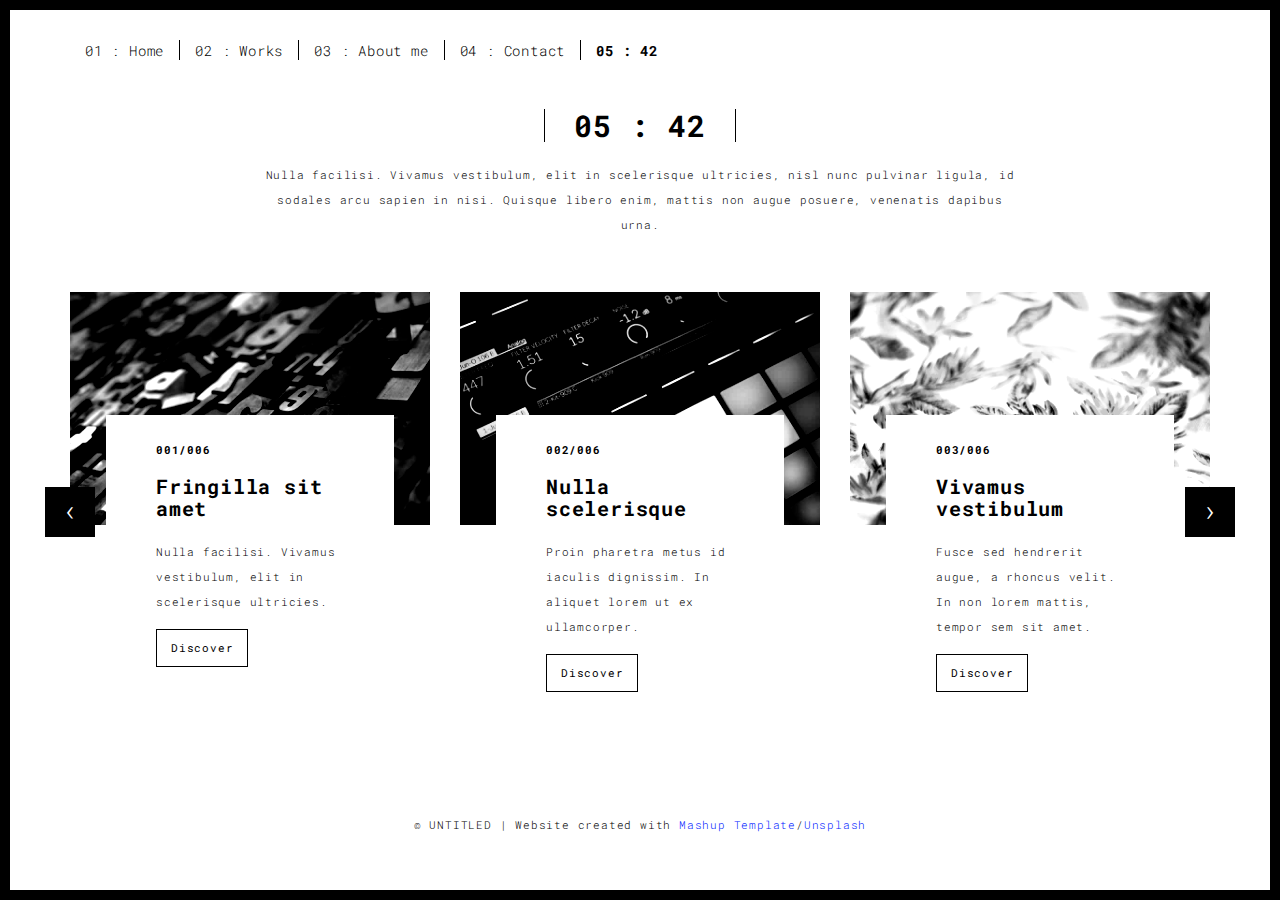
<file: 42.html>
<!DOCTYPE html>
<html lang="en">

<head>
  <meta charset="UTF-8">
  <meta content="IE=edge" http-equiv="X-UA-Compatible">
  <meta content="width=device-width,initial-scale=1" name="viewport">
  <meta content="description" name="description">
  <meta name="google" content="notranslate" />
  <meta content="Mashup templates have been developped by Orson.io team" name="author">

  <!-- Disable tap highlight on IE -->
  <meta name="msapplication-tap-highlight" content="no">
  
  <link rel="apple-touch-icon" sizes="180x180" href="./assets/apple-icon-180x180.png">
  <link href="./assets/favicon.ico" rel="icon">

  <title>Title page</title>  

<link href="./main.3f6952e4.css" rel="stylesheet"></head>

<body class="">
<div id="site-border-left"></div>
<div id="site-border-right"></div>
<div id="site-border-top"></div>
<div id="site-border-bottom"></div>
 <!-- Add your content of header -->
<header>
  <nav class="navbar  navbar-fixed-top navbar-default">
    <div class="container">
        <button type="button" class="navbar-toggle collapsed" data-toggle="collapse" data-target="#navbar-collapse" aria-expanded="false">
          <span class="sr-only">Toggle navigation</span>
          <span class="icon-bar"></span>
          <span class="icon-bar"></span>
          <span class="icon-bar"></span>
        </button>

      <div class="collapse navbar-collapse" id="navbar-collapse">
        <ul class="nav navbar-nav ">
          <li><a href="./index.html" title="">01 : Home</a></li>
          <li><a href="./works.html" title="">02 : Works</a></li>
          <li><a href="./about.html" title="">03 : About me</a></li>
          <li><a href="./contact.html" title="">04 : Contact</a></li>
          <li><a href="./42.html" title="">05 : 42</a></li>
        </ul>


      </div> 
    </div>
  </nav>
</header>

<div class="section-container">
  <div class="container">
    <div class="row">
      
      <div class="col-sm-8 col-sm-offset-2 section-container-spacer">
        <div class="text-center">
          <h1 class="h2">05 : 42</h1>
          <p>Nulla facilisi. Vivamus vestibulum, elit in scelerisque ultricies, nisl nunc pulvinar ligula, id sodales arcu sapien in nisi. Quisque libero enim, mattis non augue posuere, venenatis dapibus urna.</p>
        </div>
      </div>

      <div class="col-md-12">
     
      <div id="myCarousel" class="carousel slide projects-carousel">
        <!-- Carousel items -->
        <div class="carousel-inner">
            <div class="item active">
                <div class="row">
                    <div class="col-sm-4">

                      <a href="./work.html" title="" class="black-image-project-hover">
                        <img src="./assets/images/work01-hover.jpg" alt="" class="img-responsive">
                      </a>
                      <div class="card-container card-container-lg">
                        <h4>001/006</h4>
                        <h3>Fringilla sit amet</h3>
                        <p>Nulla facilisi. Vivamus vestibulum, elit in scelerisque ultricies.</p>
                        <a href="./work.html" title="" class="btn btn-default">Discover</a>
                      </div>
                    </div>
                    <div class="col-sm-4">
                      <a href="./work.html" title="" class="black-image-project-hover">
                        <img src="./assets/images/work02-hover.jpg" alt="" class="img-responsive">
                      </a>
                      <div class="card-container card-container-lg">
                        <h4>002/006</h4>
                        <h3>Nulla scelerisque</h3>
                        <p>Proin pharetra metus id iaculis dignissim. In aliquet lorem ut ex ullamcorper.</p>
                        <a href="./work.html" title="" class="btn btn-default">Discover</a>
                      </div>
                    </div>
                    <div class="col-sm-4">
                      <a href="./work.html" title="" class="black-image-project-hover">
                        <img src="./assets/images/work03-hover.jpg" alt="" class="img-responsive">
                      </a>
                      <div class="card-container card-container-lg">
                        <h4>003/006</h4>
                        <h3>Vivamus vestibulum</h3>
                        <p>Fusce sed hendrerit augue, a rhoncus velit. In non lorem mattis, tempor sem sit amet.</p>
                        <a href="./work.html" title="" class="btn btn-default">Discover</a>
                      </div>
                    </div>
                    
                </div>
                <!--/row-->
            </div>
            <!--/item-->
            <div class="item">
                <div class="row">
                  <div class="col-sm-4">
                    <a href="./work.html" class="black-image-project-hover">
                      <img src="./assets/images/work02-hover.jpg" alt="Image" class="img-responsive">
                    </a>
                    <div class="card-container">
                      <h4>004/006</h4>
                      <h3>Nulla scelerisque</h3>
                      <p>Proin pharetra metus id iaculis dignissim. In aliquet lorem ut ex ullamcorper.</p>
                      <a href="./work.html" class="btn btn-default">Discover</a>
                    </div>
                  </div>
                   <div class="col-sm-4">
                      <a href="./work.html" class="black-image-project-hover">
                        <img src="./assets/images/work01-hover.jpg" alt="Image" class="img-responsive">
                      </a>
                      <div class="card-container">
                        <h4>005/006</h4>
                        <h3>Fringilla sit amet</h3>
                        <p>Nulla facilisi. Vivamus vestibulum, elit in scelerisque ultricies.</p>
                        <a href="./work.html" class="btn btn-default">Discover</a>
                      </div>
                    </div>
                    
                    <div class="col-sm-4">
                      <a href="./work.html" class="black-image-project-hover">
                        <img src="./assets/images/work03-hover.jpg" alt="Image" class="img-responsive">
                      </a>
                      <div class="card-container">
                        <h4>006/006</h4>
                        <h3>Vivamus vestibulum</h3>
                        <p>Fusce sed hendrerit augue, a rhoncus velit. In non lorem mattis, tempor sem sit amet.</p>
                        <a href="./work.html" class="btn btn-default">Discover</a>
                      </div>
                    </div>
                    
                </div>
                <!--/row-->
            </div>
            
            <!--/item-->
        </div>
        <!--/carousel-inner--> 
        <a class="left carousel-control" href="#myCarousel" data-slide="prev">‹</a>

        <a class="right carousel-control" href="#myCarousel" data-slide="next">›</a>
     </div>



    <!--/myCarousel-->
    </div>



    </div>
  </div>
</div>


<footer class="footer-container text-center">
  <div class="container">
    <div class="row">
      <div class="col-xs-12">
        <p>© UNTITLED | Website created with <a href="http://www.mashup-template.com/" title="Create website with free html template">Mashup Template</a>/<a href="https://www.unsplash.com/" title="Beautiful Free Images">Unsplash</a></p>
      </div>
    </div>
  </div>
</footer>

<script>
  document.addEventListener("DOMContentLoaded", function (event) {
     navActivePage();
  });
</script>

<!-- Google Analytics: change UA-XXXXX-X to be your site's ID 

<script>
  (function (i, s, o, g, r, a, m) {
    i['GoogleAnalyticsObject'] = r; i[r] = i[r] || function () {
      (i[r].q = i[r].q || []).push(arguments)
    }, i[r].l = 1 * new Date(); a = s.createElement(o),
      m = s.getElementsByTagName(o)[0]; a.async = 1; a.src = g; m.parentNode.insertBefore(a, m)
  })(window, document, 'script', '//www.google-analytics.com/analytics.js', 'ga');
  ga('create', 'UA-XXXXX-X', 'auto');
  ga('send', 'pageview');
</script>

--> <script type="text/javascript" src="./main.70a66962.js"></script></body>

</html>
</file>
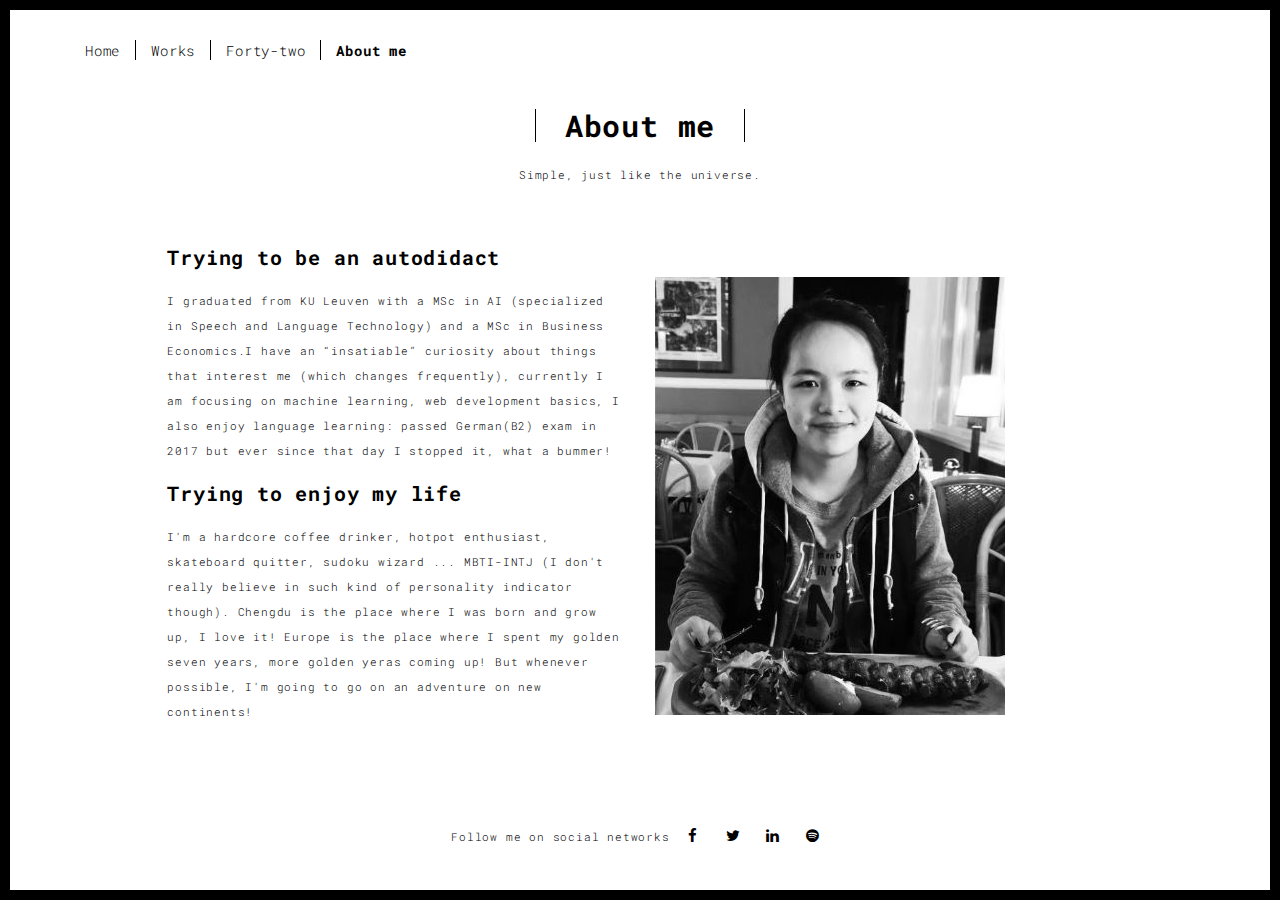
<file: about.html>
<!DOCTYPE html>
<html lang="en">

<head>
  <meta charset="UTF-8">
  <meta content="IE=edge" http-equiv="X-UA-Compatible">
  <meta content="width=device-width,initial-scale=1" name="viewport">
  <meta content="description" name="description">
  <meta name="google" content="notranslate" />

  <!-- Disable tap highlight on IE -->
  <meta name="msapplication-tap-highlight" content="no">
  
  <link rel="apple-touch-icon" sizes="180x180" href="./assets/apple-icon-180x180.png">
  <link href="./assets/favicon.ico" rel="icon">

  <title>Wanji | About me</title>  

<link href="./main.3f6952e4.css" rel="stylesheet"></head>

<body class="">
<div id="site-border-left"></div>
<div id="site-border-right"></div>
<div id="site-border-top"></div>
<div id="site-border-bottom"></div>
 <!-- Add your content of header -->
<header>
  <nav class="navbar  navbar-fixed-top navbar-default">
    <div class="container">
        <button type="button" class="navbar-toggle collapsed" data-toggle="collapse" data-target="#navbar-collapse" aria-expanded="false">
          <span class="sr-only">Toggle navigation</span>
          <span class="icon-bar"></span>
          <span class="icon-bar"></span>
          <span class="icon-bar"></span>
        </button>

      <div class="collapse navbar-collapse" id="navbar-collapse">
        <ul class="nav navbar-nav ">
          <li><a href="./index.html" title="">Home</a></li>
          <li><a href="./works.html" title="">Works</a></li>
          <li><a href="./forty-two.html" title="">Forty-two</a></li>
          <li><a href="./about.html" title="">About me</a></li>
        </ul>


      </div> 
    </div>
  </nav>
</header>

<div class="section-container">
    <div class="container">
      <div class="row">
        <div class="col-xs-12">
          <div class="section-container-spacer text-center">
            <h1 class="h2">About me</h1>
            <p>Simple, just like the universe.</p>
          </div>
          
          <div class="row">
            <div class="col-md-10 col-md-offset-1">
              <div class="row">
                <div class="col-xs-12 col-md-6">
                  <h3>Trying to be an autodidact</h3>
                  <p>
                     I graduated from KU Leuven with a MSc in AI (specialized in Speech and Language Technology) and a
                     MSc in Business Economics.I have an “insatiable” curiosity about things that interest me (which 
                     changes frequently), currently I am focusing on machine learning, web development basics, I also 
                     enjoy language learning: passed German(B2) exam in 2017 but ever since that day I stopped it, what a bummer!                                      
                  <h3>Trying to enjoy my life</h3>
                  <p>
                    I'm a hardcore coffee drinker, hotpot enthusiast, skateboard quitter, sudoku wizard ... MBTI-INTJ (I don't really 
                    believe in such kind of personality indicator though). Chengdu is the place where I was born and grow up, I love it! 
                    Europe is the place where I spent my golden seven years, more golden yeras coming up! But whenever possible, I'm going 
                    to go on an adventure on new continents!
                </div>
                <br>
                <br>
                <div class="col-xs-12 col-md-6">
                  <img src="./assets/images/profile.jpg" class="img-responsive" alt="">
                </div>
              </div>
            </div>
          </div>
          
          
       </div>
      </div>
    </div>
  </div>


<footer class="footer-container text-center">
  <div class="container">
    <div class="row">
      <div class="col-xs-12">
        <p>Follow me on social networks
          <a href="http://www.facebook.com" title="" class="fa-icon">
                        <i class="fa fa-facebook"></i>
                      </a>
                      <a href="http://www.twitter.com" title="" class="fa-icon">
                        <i class="fa fa-twitter"></i>
                      </a>
                      <a href="http://www.linkedin.com" title="" class="fa-icon">
                        <i class="fa fa-linkedin"></i>
                      </a>
                      <a href="http://www.spotify.com" title="" class="fa-icon">
                        <i class="fa fa-spotify"></i>
                      </a></p>
      </div>
    </div>
  </div>
</footer>

<script>
  document.addEventListener("DOMContentLoaded", function (event) {
     navActivePage();
  });
</script>

 <script type="text/javascript" src="./main.70a66962.js"></script></body>

</html>
</file>
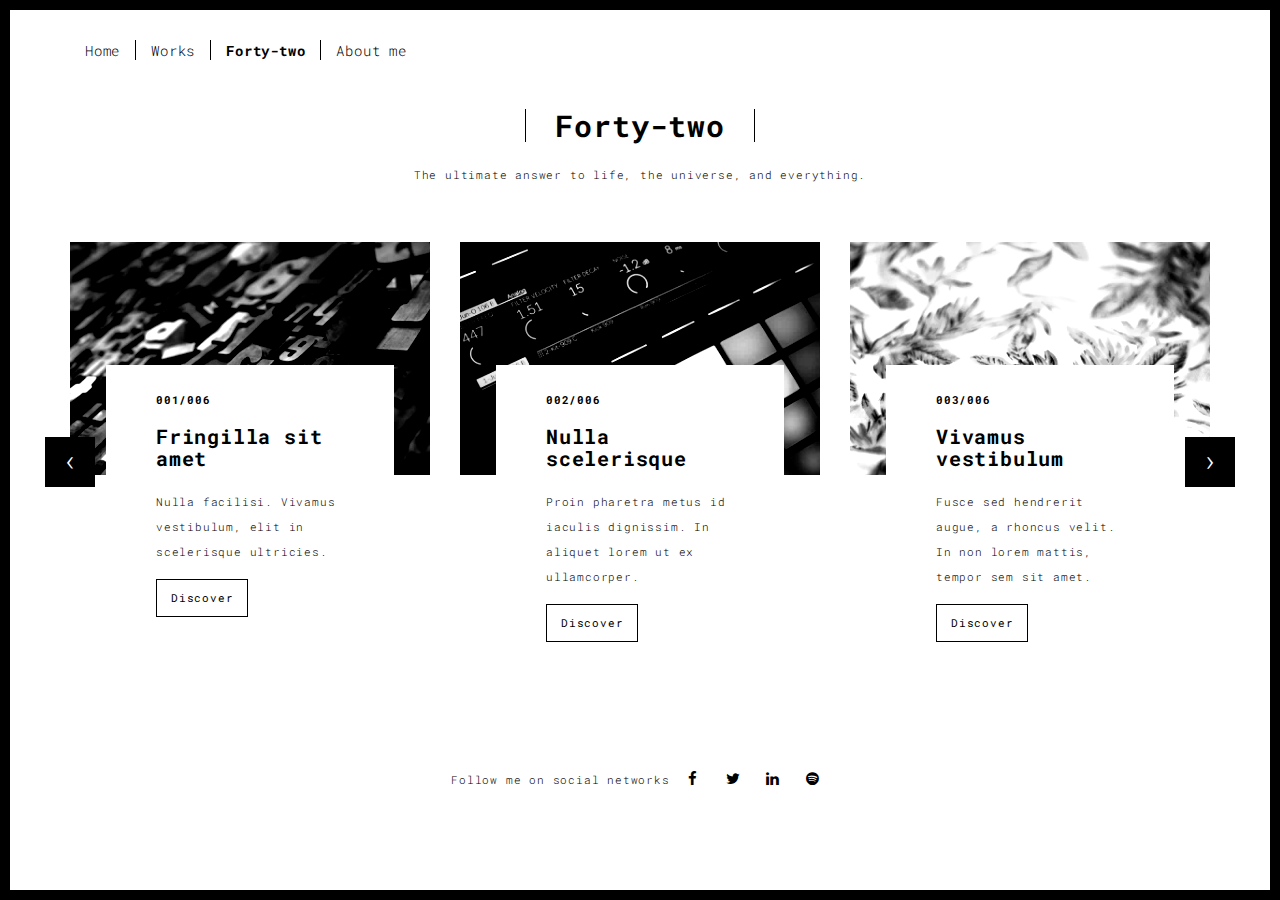
<file: forty-two.html>
<!DOCTYPE html>
<html lang="en">

<head>
  <meta charset="UTF-8">
  <meta content="IE=edge" http-equiv="X-UA-Compatible">
  <meta content="width=device-width,initial-scale=1" name="viewport">
  <meta content="description" name="description">
  <meta name="google" content="notranslate" />
  <meta content="Mashup templates have been developped by Orson.io team" name="author">

  <!-- Disable tap highlight on IE -->
  <meta name="msapplication-tap-highlight" content="no">
  
  <link rel="apple-touch-icon" sizes="180x180" href="./assets/apple-icon-180x180.png">
  <link href="./assets/favicon.ico" rel="icon">

  <title>Wanji | 42</title>  

<link href="./main.3f6952e4.css" rel="stylesheet"></head>

<body class="">
<div id="site-border-left"></div>
<div id="site-border-right"></div>
<div id="site-border-top"></div>
<div id="site-border-bottom"></div>
 <!-- Add your content of header -->
<header>
  <nav class="navbar  navbar-fixed-top navbar-default">
    <div class="container">
        <button type="button" class="navbar-toggle collapsed" data-toggle="collapse" data-target="#navbar-collapse" aria-expanded="false">
          <span class="sr-only">Toggle navigation</span>
          <span class="icon-bar"></span>
          <span class="icon-bar"></span>
          <span class="icon-bar"></span>
        </button>

      <div class="collapse navbar-collapse" id="navbar-collapse">
        <ul class="nav navbar-nav ">
          <li><a href="./index.html" title="">Home</a></li>
          <li><a href="./works.html" title="">Works</a></li>
          <li><a href="./forty-two.html" title="">Forty-two</a></li>
          <li><a href="./about.html" title="">About me</a></li>
        </ul>


      </div> 
    </div>
  </nav>
</header>

<div class="section-container">
  <div class="container">
    <div class="row">
      
      <div class="col-sm-8 col-sm-offset-2 section-container-spacer">
        <div class="text-center">
          <h1 class="h2">Forty-two</h1>
          <p>The ultimate answer to life, the universe, and everything.</p>
        </div>
      </div>

      <div class="col-md-12">
     
      <div id="myCarousel" class="carousel slide projects-carousel">
        <!-- Carousel items -->
        <div class="carousel-inner">
            <div class="item active">
                <div class="row">
                    <div class="col-sm-4">

                      <a href="./work.html" title="" class="black-image-project-hover">
                        <img src="./assets/images/work01-hover.jpg" alt="" class="img-responsive">
                      </a>
                      <div class="card-container card-container-lg">
                        <h4>001/006</h4>
                        <h3>Fringilla sit amet</h3>
                        <p>Nulla facilisi. Vivamus vestibulum, elit in scelerisque ultricies.</p>
                        <a href="./work.html" title="" class="btn btn-default">Discover</a>
                      </div>
                    </div>
                    <div class="col-sm-4">
                      <a href="./work.html" title="" class="black-image-project-hover">
                        <img src="./assets/images/work02-hover.jpg" alt="" class="img-responsive">
                      </a>
                      <div class="card-container card-container-lg">
                        <h4>002/006</h4>
                        <h3>Nulla scelerisque</h3>
                        <p>Proin pharetra metus id iaculis dignissim. In aliquet lorem ut ex ullamcorper.</p>
                        <a href="./work.html" title="" class="btn btn-default">Discover</a>
                      </div>
                    </div>
                    <div class="col-sm-4">
                      <a href="./work.html" title="" class="black-image-project-hover">
                        <img src="./assets/images/work03-hover.jpg" alt="" class="img-responsive">
                      </a>
                      <div class="card-container card-container-lg">
                        <h4>003/006</h4>
                        <h3>Vivamus vestibulum</h3>
                        <p>Fusce sed hendrerit augue, a rhoncus velit. In non lorem mattis, tempor sem sit amet.</p>
                        <a href="./work.html" title="" class="btn btn-default">Discover</a>
                      </div>
                    </div>
                    
                </div>
                <!--/row-->
            </div>
            <!--/item-->
            <div class="item">
                <div class="row">
                  <div class="col-sm-4">
                    <a href="./work.html" class="black-image-project-hover">
                      <img src="./assets/images/work02-hover.jpg" alt="Image" class="img-responsive">
                    </a>
                    <div class="card-container">
                      <h4>004/006</h4>
                      <h3>Nulla scelerisque</h3>
                      <p>Proin pharetra metus id iaculis dignissim. In aliquet lorem ut ex ullamcorper.</p>
                      <a href="./work.html" class="btn btn-default">Discover</a>
                    </div>
                  </div>
                   <div class="col-sm-4">
                      <a href="./work.html" class="black-image-project-hover">
                        <img src="./assets/images/work01-hover.jpg" alt="Image" class="img-responsive">
                      </a>
                      <div class="card-container">
                        <h4>005/006</h4>
                        <h3>Fringilla sit amet</h3>
                        <p>Nulla facilisi. Vivamus vestibulum, elit in scelerisque ultricies.</p>
                        <a href="./work.html" class="btn btn-default">Discover</a>
                      </div>
                    </div>
                    
                    <div class="col-sm-4">
                      <a href="./work.html" class="black-image-project-hover">
                        <img src="./assets/images/work03-hover.jpg" alt="Image" class="img-responsive">
                      </a>
                      <div class="card-container">
                        <h4>006/006</h4>
                        <h3>Vivamus vestibulum</h3>
                        <p>Fusce sed hendrerit augue, a rhoncus velit. In non lorem mattis, tempor sem sit amet.</p>
                        <a href="./work.html" class="btn btn-default">Discover</a>
                      </div>
                    </div>
                    
                </div>
                <!--/row-->
            </div>
            
            <!--/item-->
        </div>
        <!--/carousel-inner--> 
        <a class="left carousel-control" href="#myCarousel" data-slide="prev">‹</a>

        <a class="right carousel-control" href="#myCarousel" data-slide="next">›</a>
     </div>



    <!--/myCarousel-->
    </div>



    </div>
  </div>
</div>


<footer class="footer-container text-center">
  <div class="container">
    <div class="row">
      <div class="col-xs-12">
        <p>Follow me on social networks
          <a href="http://www.facebook.com" title="" class="fa-icon">
                        <i class="fa fa-facebook"></i>
                      </a>
                      <a href="http://www.twitter.com" title="" class="fa-icon">
                        <i class="fa fa-twitter"></i>
                      </a>
                      <a href="http://www.linkedin.com" title="" class="fa-icon">
                        <i class="fa fa-linkedin"></i>
                      </a>
                      <a href="http://www.spotify.com" title="" class="fa-icon">
                        <i class="fa fa-spotify"></i>
                      </a></p>
      </div>
    </div>
  </div>
</footer>
  
<script>
  document.addEventListener("DOMContentLoaded", function (event) {
     navActivePage();
  });
</script>

 <script type="text/javascript" src="./main.70a66962.js"></script></body>

</html>
</file>
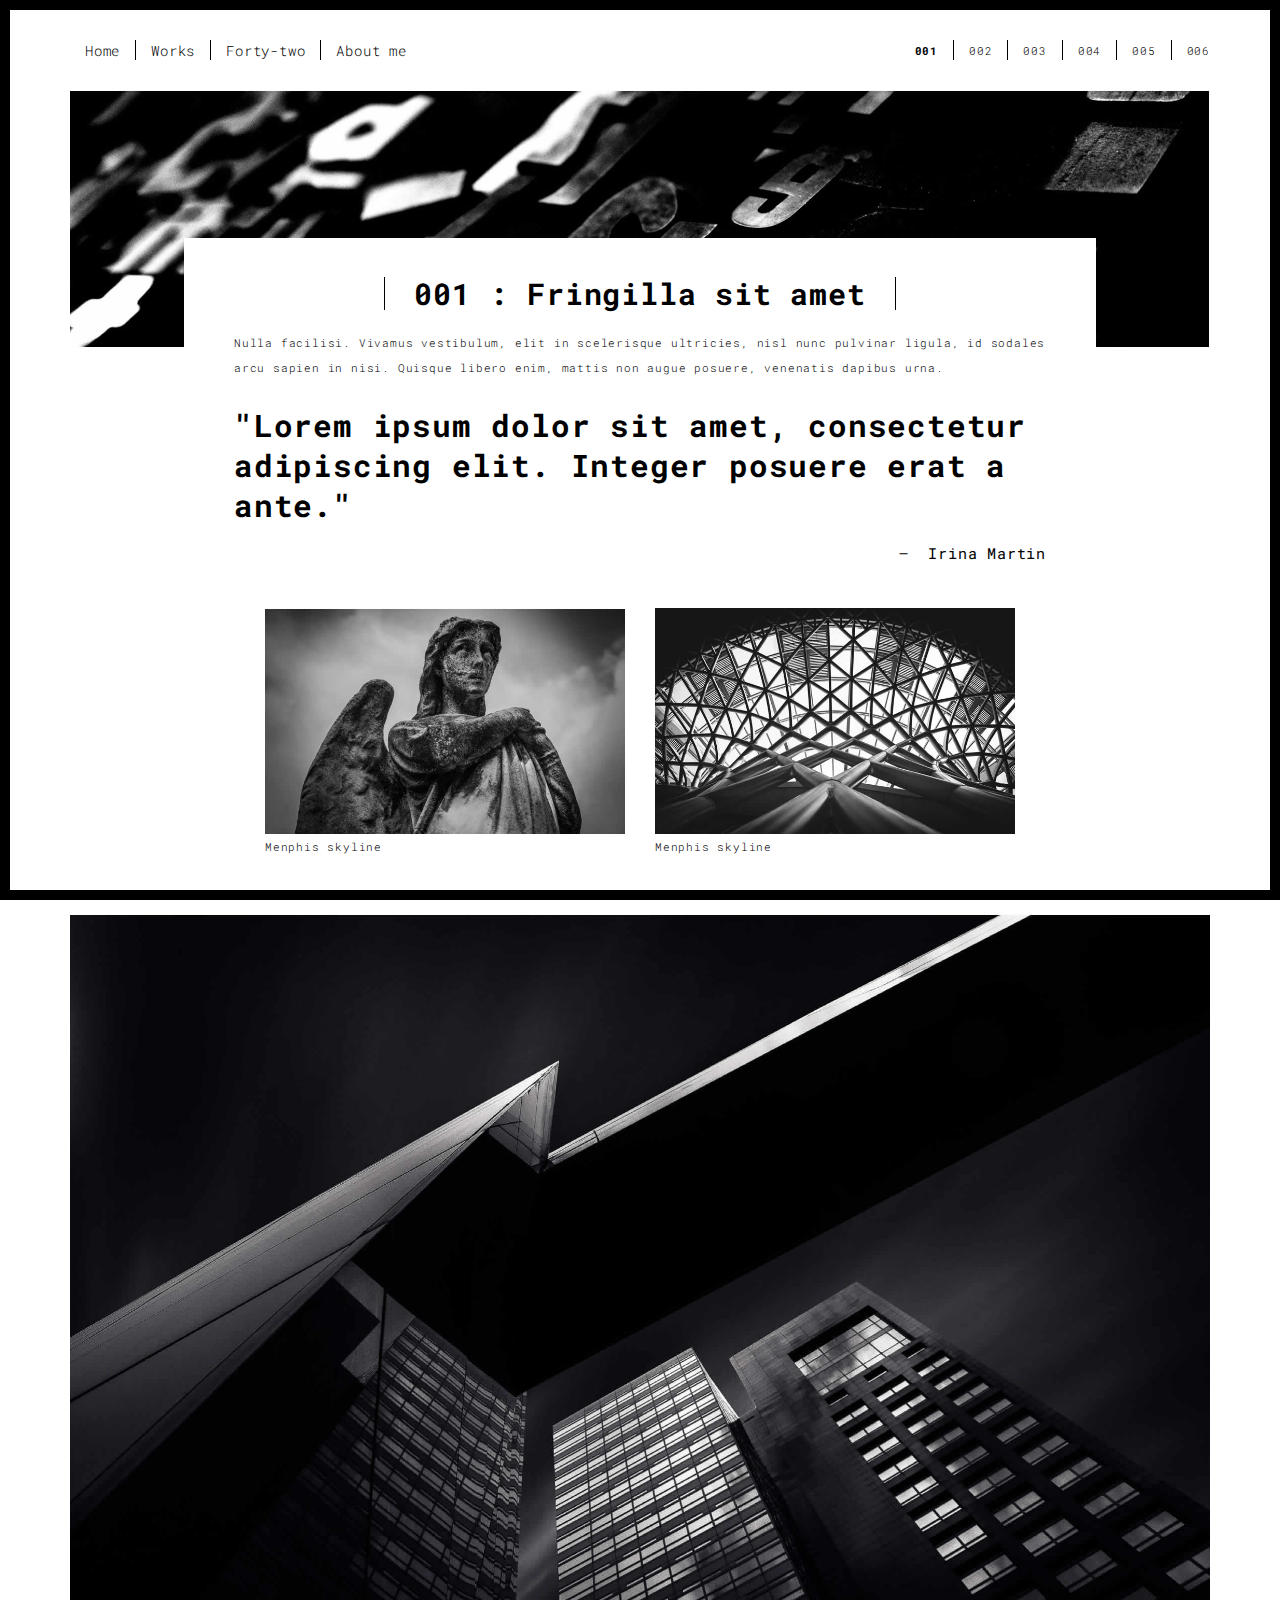
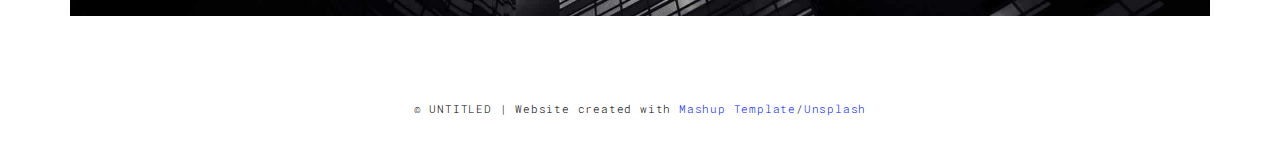
<file: work.html>
<!DOCTYPE html>
<html lang="en">

<head>
  <meta charset="UTF-8">
  <meta content="IE=edge" http-equiv="X-UA-Compatible">
  <meta content="width=device-width,initial-scale=1" name="viewport">
  <meta content="description" name="description">
  <meta name="google" content="notranslate" />
  <meta content="Mashup templates have been developped by Orson.io team" name="author">

  <!-- Disable tap highlight on IE -->
  <meta name="msapplication-tap-highlight" content="no">
  
  <link rel="apple-touch-icon" sizes="180x180" href="./assets/apple-icon-180x180.png">
  <link href="./assets/favicon.ico" rel="icon">

  <title>Title page</title>  

<link href="./main.3f6952e4.css" rel="stylesheet"></head>

<body class="">
<div id="site-border-left"></div>
<div id="site-border-right"></div>
<div id="site-border-top"></div>
<div id="site-border-bottom"></div>
<!-- Add your content of header -->
<header>
  <nav class="navbar  navbar-fixed-top navbar-default">
    <div class="container">
        <button type="button" class="navbar-toggle collapsed" data-toggle="collapse" data-target="#navbar-collapse" aria-expanded="false">
          <span class="sr-only">Toggle navigation</span>
          <span class="icon-bar"></span>
          <span class="icon-bar"></span>
          <span class="icon-bar"></span>
        </button>

      <div class="collapse navbar-collapse" id="navbar-collapse">
        <ul class="nav navbar-nav ">
          <li><a href="./index.html" title="">Home</a></li>
          <li><a href="./works.html" title="">Works</a></li>
          <li><a href="./forty-two.html" title="">Forty-two</a></li>
          <li><a href="./about.html" title="">About me</a></li>
        </ul>


          <ul class="nav navbar-nav navbar-right navbar-small visible-md visible-lg">
            <li><a href="./index.html" title="" class="active">001</a></li>
            <li><a href="./index.html" title="">002</a></li>
            <li><a href="./index.html" title="">003</a></li>
            <li><a href="./index.html" title="">004</a></li>
            <li><a href="./index.html" title="">005</a></li>
            <li><a href="./index.html" title="">006</a></li>
          </ul>


      </div> 
    </div>
  </nav>
</header>
<div class="section-container">
  <div class="container">
    <div class="row">
      <div class="col-xs-12">
        <img src="./assets/images/work001-01.jpg" class="img-responsive" alt="">
        <div class="card-container">
          <div class="text-center">
            <h1 class="h2">001 : Fringilla sit amet</h1>
          </div>
          <p>Nulla facilisi. Vivamus vestibulum, elit in scelerisque ultricies, nisl nunc pulvinar ligula, id sodales arcu sapien in nisi. Quisque libero enim, mattis non augue posuere, venenatis dapibus urna.</p>

          <blockquote>
            <p>"Lorem ipsum dolor sit amet, consectetur adipiscing elit. Integer posuere erat a ante."</p>
            <small class="pull-right">Irina Martin</small>
          </blockquote>
        </div>
      </div>

      
      
      <div class="col-md-8 col-md-offset-2 section-container-spacer">
        <div class="row">
          <div class="col-xs-12 col-md-6">
            <img src="./assets/images/work001-02.jpg" class="img-responsive" alt="">
            <p>Menphis skyline</p>
          </div>
          <div class="col-xs-12 col-md-6">
            <img src="./assets/images/work001-03.jpg" class="img-responsive" alt="">
            <p>Menphis skyline</p>
          </div>
        </div>
      </div>

      <div class="col-xs-12">
        <img src="./assets/images/work001-04.jpg" class="img-responsive" alt="">
      </div>

    </div>
  </div>
</div>


<footer class="footer-container text-center">
  <div class="container">
    <div class="row">
      <div class="col-xs-12">
        <p>© UNTITLED | Website created with <a href="http://www.mashup-template.com/" title="Create website with free html template">Mashup Template</a>/<a href="https://www.unsplash.com/" title="Beautiful Free Images">Unsplash</a></p>
      </div>
    </div>
  </div>
</footer>

<script>
  document.addEventListener("DOMContentLoaded", function (event) {
     navActivePage();
  });
</script>

<!-- Google Analytics: change UA-XXXXX-X to be your site's ID 

<script>
  (function (i, s, o, g, r, a, m) {
    i['GoogleAnalyticsObject'] = r; i[r] = i[r] || function () {
      (i[r].q = i[r].q || []).push(arguments)
    }, i[r].l = 1 * new Date(); a = s.createElement(o),
      m = s.getElementsByTagName(o)[0]; a.async = 1; a.src = g; m.parentNode.insertBefore(a, m)
  })(window, document, 'script', '//www.google-analytics.com/analytics.js', 'ga');
  ga('create', 'UA-XXXXX-X', 'auto');
  ga('send', 'pageview');
</script>

--> <script type="text/javascript" src="./main.70a66962.js"></script></body>

</html>
</file>
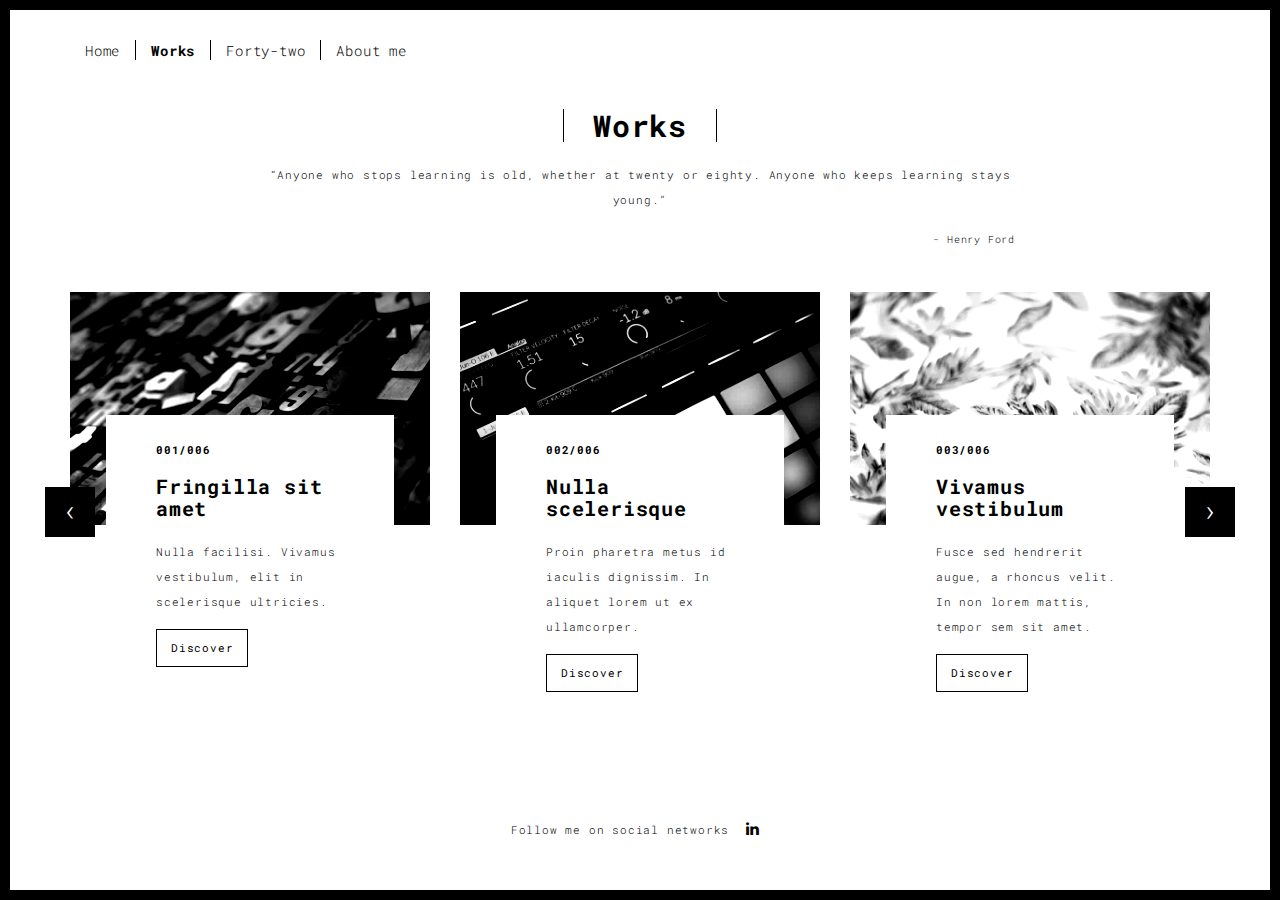
<file: works.html>
<!DOCTYPE html>
<html lang="en">

<head>
  <meta charset="UTF-8">
  <meta content="IE=edge" http-equiv="X-UA-Compatible">
  <meta content="width=device-width,initial-scale=1" name="viewport">
  <meta content="description" name="description">
  <meta name="google" content="notranslate" />

  <!-- Disable tap highlight on IE -->
  <meta name="msapplication-tap-highlight" content="no">
  
  <link rel="apple-touch-icon" sizes="180x180" href="./assets/apple-icon-180x180.png">
  <link href="./assets/favicon.ico" rel="icon">

  <title>Wanji | Works</title>  

<link href="./main.3f6952e4.css" rel="stylesheet"></head>

<body class="">
<div id="site-border-left"></div>
<div id="site-border-right"></div>
<div id="site-border-top"></div>
<div id="site-border-bottom"></div>
 <!-- Add your content of header -->
<header>
  <nav class="navbar  navbar-fixed-top navbar-default">
    <div class="container">
        <button type="button" class="navbar-toggle collapsed" data-toggle="collapse" data-target="#navbar-collapse" aria-expanded="false">
          <span class="sr-only">Toggle navigation</span>
          <span class="icon-bar"></span>
          <span class="icon-bar"></span>
          <span class="icon-bar"></span>
        </button>

      <div class="collapse navbar-collapse" id="navbar-collapse">
        <ul class="nav navbar-nav ">
          <li><a href="./index.html" title="">Home</a></li>
          <li><a href="./works.html" title="">Works</a></li>
          <li><a href="./forty-two.html" title="">Forty-two</a></li>
          <li><a href="./about.html" title="">About me</a></li>
        </ul>


      </div> 
    </div>
  </nav>
</header>

<div class="section-container">
  <div class="container">
    <div class="row">
      
      <div class="col-sm-8 col-sm-offset-2 section-container-spacer">
        <div class="text-center">
          <h1 class="h2">Works</h1>
          <p>“Anyone who stops learning is old, whether at twenty or eighty. Anyone who keeps learning stays young.”</p>
            <small class="pull-right"> - Henry Ford</small>
        </div>
      </div>

      <div class="col-md-12">
     
      <div id="myCarousel" class="carousel slide projects-carousel">
        <!-- Carousel items -->
        <div class="carousel-inner">
            <div class="item active">
                <div class="row">
                    <div class="col-sm-4">

                      <a href="./work.html" title="" class="black-image-project-hover">
                        <img src="./assets/images/work01-hover.jpg" alt="" class="img-responsive">
                      </a>
                      <div class="card-container card-container-lg">
                        <h4>001/006</h4>
                        <h3>Fringilla sit amet</h3>
                        <p>Nulla facilisi. Vivamus vestibulum, elit in scelerisque ultricies.</p>
                        <a href="./work.html" title="" class="btn btn-default">Discover</a>
                      </div>
                    </div>
                    <div class="col-sm-4">
                      <a href="./work.html" title="" class="black-image-project-hover">
                        <img src="./assets/images/work02-hover.jpg" alt="" class="img-responsive">
                      </a>
                      <div class="card-container card-container-lg">
                        <h4>002/006</h4>
                        <h3>Nulla scelerisque</h3>
                        <p>Proin pharetra metus id iaculis dignissim. In aliquet lorem ut ex ullamcorper.</p>
                        <a href="./work.html" title="" class="btn btn-default">Discover</a>
                      </div>
                    </div>
                    <div class="col-sm-4">
                      <a href="./work.html" title="" class="black-image-project-hover">
                        <img src="./assets/images/work03-hover.jpg" alt="" class="img-responsive">
                      </a>
                      <div class="card-container card-container-lg">
                        <h4>003/006</h4>
                        <h3>Vivamus vestibulum</h3>
                        <p>Fusce sed hendrerit augue, a rhoncus velit. In non lorem mattis, tempor sem sit amet.</p>
                        <a href="./work.html" title="" class="btn btn-default">Discover</a>
                      </div>
                    </div>
                    
                </div>
                <!--/row-->
            </div>
            <!--/item-->
            <div class="item">
                <div class="row">
                  <div class="col-sm-4">
                    <a href="./work.html" class="black-image-project-hover">
                      <img src="./assets/images/work02-hover.jpg" alt="Image" class="img-responsive">
                    </a>
                    <div class="card-container">
                      <h4>004/006</h4>
                      <h3>Nulla scelerisque</h3>
                      <p>Proin pharetra metus id iaculis dignissim. In aliquet lorem ut ex ullamcorper.</p>
                      <a href="./work.html" class="btn btn-default">Discover</a>
                    </div>
                  </div>
                   <div class="col-sm-4">
                      <a href="./work.html" class="black-image-project-hover">
                        <img src="./assets/images/work01-hover.jpg" alt="Image" class="img-responsive">
                      </a>
                      <div class="card-container">
                        <h4>005/006</h4>
                        <h3>Fringilla sit amet</h3>
                        <p>Nulla facilisi. Vivamus vestibulum, elit in scelerisque ultricies.</p>
                        <a href="./work.html" class="btn btn-default">Discover</a>
                      </div>
                    </div>
                    
                    <div class="col-sm-4">
                      <a href="./work.html" class="black-image-project-hover">
                        <img src="./assets/images/work03-hover.jpg" alt="Image" class="img-responsive">
                      </a>
                      <div class="card-container">
                        <h4>006/006</h4>
                        <h3>Vivamus vestibulum</h3>
                        <p>Fusce sed hendrerit augue, a rhoncus velit. In non lorem mattis, tempor sem sit amet.</p>
                        <a href="./work.html" class="btn btn-default">Discover</a>
                      </div>
                    </div>
                    
                </div>
                <!--/row-->
            </div>
            
            <!--/item-->
        </div>
        <!--/carousel-inner--> 
        <a class="left carousel-control" href="#myCarousel" data-slide="prev">‹</a>

        <a class="right carousel-control" href="#myCarousel" data-slide="next">›</a>
     </div>



    <!--/myCarousel-->
    </div>



    </div>
  </div>
</div>


<footer class="footer-container text-center">
  <div class="container">
    <div class="row">
      <div class="col-xs-12">
        <p>Follow me on social networks
                      <a href="www.linkedin.com/in/wanjichen" title="" class="fa-icon">
                        <i class="fa fa-linkedin"></i>
                      </a>
        </p>
      </div>
    </div>
  </div>
</footer>
  
<script>
  document.addEventListener("DOMContentLoaded", function (event) {
     navActivePage();
  });
</script>

 <script type="text/javascript" src="./main.70a66962.js"></script></body>

</html>
</file>
<file: main.3f6952e4.css>
@import url(https://fonts.googleapis.com/css?family=Roboto:900|Roboto+Mono:300,400,700);@import url(https://maxcdn.bootstrapcdn.com/font-awesome/4.7.0/css/font-awesome.min.css);/*!
 * Bootstrap v3.3.7 (http://getbootstrap.com)
 * Copyright 2011-2016 Twitter, Inc.
 * Licensed under MIT (https://github.com/twbs/bootstrap/blob/master/LICENSE)
 */
/*! normalize.css v3.0.3 | MIT License | github.com/necolas/normalize.css */html{font-family:sans-serif;-ms-text-size-adjust:100%;-webkit-text-size-adjust:100%}body{margin:0}article,aside,details,figcaption,figure,footer,header,hgroup,main,menu,nav,section,summary{display:block}audio,canvas,progress,video{display:inline-block;vertical-align:baseline}audio:not([controls]){display:none;height:0}[hidden],template{display:none}a{background-color:transparent}a:active,a:hover{outline:0}abbr[title]{border-bottom:1px dotted}b,strong{font-weight:700}dfn{font-style:italic}h1{font-size:2em;margin:.67em 0}mark{background:#ff0;color:#000}small{font-size:80%}sub,sup{font-size:75%;line-height:0;position:relative;vertical-align:baseline}sup{top:-.5em}sub{bottom:-.25em}img{border:0}svg:not(:root){overflow:hidden}figure{margin:1em 40px}hr{box-sizing:content-box;height:0}pre{overflow:auto}code,kbd,pre,samp{font-family:monospace,monospace;font-size:1em}button,input,optgroup,select,textarea{color:inherit;font:inherit;margin:0}button{overflow:visible}button,select{text-transform:none}button,html input[type=button],input[type=reset],input[type=submit]{-webkit-appearance:button;cursor:pointer}button[disabled],html input[disabled]{cursor:default}button::-moz-focus-inner,input::-moz-focus-inner{border:0;padding:0}input{line-height:normal}input[type=checkbox],input[type=radio]{box-sizing:border-box;padding:0}input[type=number]::-webkit-inner-spin-button,input[type=number]::-webkit-outer-spin-button{height:auto}input[type=search]{-webkit-appearance:textfield;box-sizing:content-box}input[type=search]::-webkit-search-cancel-button,input[type=search]::-webkit-search-decoration{-webkit-appearance:none}fieldset{border:1px solid silver;margin:0 2px;padding:.35em .625em .75em}textarea{overflow:auto}optgroup{font-weight:700}table{border-collapse:collapse;border-spacing:0}td,th{padding:0}

/*! Source: https://github.com/h5bp/html5-boilerplate/blob/master/src/css/main.css */@media print{*,:after,:before{background:transparent!important;color:#000!important;box-shadow:none!important;text-shadow:none!important}a,a:visited{text-decoration:underline}a[href]:after{content:" (" attr(href) ")"}abbr[title]:after{content:" (" attr(title) ")"}a[href^="#"]:after,a[href^="javascript:"]:after{content:""}blockquote,pre{border:1px solid #999;page-break-inside:avoid}thead{display:table-header-group}img,tr{page-break-inside:avoid}img{max-width:100%!important}h2,h3,p{orphans:3;widows:3}h2,h3{page-break-after:avoid}.navbar{display:none}.btn>.caret,.dropup>.btn>.caret{border-top-color:#000!important}.label{border:1px solid #000}.table{border-collapse:collapse!important}.table td,.table th{background-color:#fff!important}.table-bordered td,.table-bordered th{border:1px solid #ddd!important}}*,:after,:before{-webkit-box-sizing:border-box;-moz-box-sizing:border-box;box-sizing:border-box}html{font-size:10px;-webkit-tap-highlight-color:transparent}body{font-family:Roboto Mono,Helvetica,Arial,sans-serif;font-size:11px;line-height:1.78;color:#000;background-color:#fff}button,input,select,textarea{font-family:inherit;font-size:inherit;line-height:inherit}a{color:#001aff;text-decoration:none}a:focus,a:hover{color:#0012b3;text-decoration:underline}a:focus{outline:5px auto -webkit-focus-ring-color;outline-offset:-2px}figure{margin:0}img{vertical-align:middle}.img-responsive{display:block;max-width:100%;height:auto}.img-rounded{border-radius:0}.img-thumbnail{padding:4px;line-height:1.78;background-color:#fff;border:1px solid #ddd;border-radius:0;-webkit-transition:all .2s ease-in-out;-o-transition:all .2s ease-in-out;transition:all .2s ease-in-out;display:inline-block;max-width:100%;height:auto}.img-circle{border-radius:50%}hr{margin-top:19px;margin-bottom:19px;border:0;border-top:1px solid #eee}.sr-only{position:absolute;width:1px;height:1px;margin:-1px;padding:0;overflow:hidden;clip:rect(0,0,0,0);border:0}.sr-only-focusable:active,.sr-only-focusable:focus{position:static;width:auto;height:auto;margin:0;overflow:visible;clip:auto}[role=button]{cursor:pointer}.h1,.h2,.h3,.h4,.h5,.h6,h1,h2,h3,h4,h5,h6{font-family:Roboto Mono,Helvetica,Arial,sans-serif;font-weight:700;line-height:1.1;color:#000}.h1 .small,.h1 small,.h2 .small,.h2 small,.h3 .small,.h3 small,.h4 .small,.h4 small,.h5 .small,.h5 small,.h6 .small,.h6 small,h1 .small,h1 small,h2 .small,h2 small,h3 .small,h3 small,h4 .small,h4 small,h5 .small,h5 small,h6 .small,h6 small{font-weight:400;line-height:1;color:#777}.h1,.h2,.h3,h1,h2,h3{margin-top:19px;margin-bottom:9.5px}.h1 .small,.h1 small,.h2 .small,.h2 small,.h3 .small,.h3 small,h1 .small,h1 small,h2 .small,h2 small,h3 .small,h3 small{font-size:65%}.h4,.h5,.h6,h4,h5,h6{margin-top:9.5px;margin-bottom:9.5px}.h4 .small,.h4 small,.h5 .small,.h5 small,.h6 .small,.h6 small,h4 .small,h4 small,h5 .small,h5 small,h6 .small,h6 small{font-size:75%}.h1,h1{font-size:70px}.h2,h2{font-size:30px}.h3,h3{font-size:20px}.h4,.h5,h4,h5{font-size:11px}.h6,h6{font-size:10px}p{margin:0 0 9.5px}.lead{margin-bottom:19px;font-size:12px;font-weight:300;line-height:1.4}@media (min-width:768px){.lead{font-size:16.5px}}.small,small{font-size:90%}.mark,mark{background-color:#fcf8e3;padding:.2em}.text-left{text-align:left}.text-right{text-align:right}.text-center{text-align:center}.text-justify{text-align:justify}.text-nowrap{white-space:nowrap}.text-lowercase{text-transform:lowercase}.initialism,.text-uppercase{text-transform:uppercase}.text-capitalize{text-transform:capitalize}.text-muted{color:#777}.text-primary{color:#001aff}a.text-primary:focus,a.text-primary:hover{color:#0015cc}.text-success{color:#fff}a.text-success:focus,a.text-success:hover{color:#e6e6e6}.text-info{color:#31708f}a.text-info:focus,a.text-info:hover{color:#245269}.text-warning{color:#8a6d3b}a.text-warning:focus,a.text-warning:hover{color:#66512c}.text-danger{color:#fff}a.text-danger:focus,a.text-danger:hover{color:#e6e6e6}.bg-primary{color:#fff;background-color:#001aff}a.bg-primary:focus,a.bg-primary:hover{background-color:#0015cc}.bg-success,a.bg-success:focus,a.bg-success:hover{background-color:#000}.bg-info{background-color:#d9edf7}a.bg-info:focus,a.bg-info:hover{background-color:#afd9ee}.bg-warning{background-color:#fcf8e3}a.bg-warning:focus,a.bg-warning:hover{background-color:#f7ecb5}.bg-danger{background-color:red}a.bg-danger:focus,a.bg-danger:hover{background-color:#c00}.page-header{padding-bottom:8.5px;margin:38px 0 19px;border-bottom:1px solid #eee}ol,ul{margin-top:0;margin-bottom:9.5px}ol ol,ol ul,ul ol,ul ul{margin-bottom:0}.list-inline,.list-unstyled{padding-left:0;list-style:none}.list-inline{margin-left:-5px}.list-inline>li{display:inline-block;padding-left:5px;padding-right:5px}dl{margin-top:0;margin-bottom:19px}dd,dt{line-height:1.78}dt{font-weight:700}dd{margin-left:0}.dl-horizontal dd:after,.dl-horizontal dd:before{content:" ";display:table}.dl-horizontal dd:after{clear:both}@media (min-width:768px){.dl-horizontal dt{float:left;width:160px;clear:left;text-align:right;overflow:hidden;text-overflow:ellipsis;white-space:nowrap}.dl-horizontal dd{margin-left:180px}}abbr[data-original-title],abbr[title]{cursor:help;border-bottom:1px dotted #777}.initialism{font-size:90%}blockquote{padding:9.5px 19px;margin:0 0 19px;font-size:13.75px;border-left:5px solid #eee}blockquote ol:last-child,blockquote p:last-child,blockquote ul:last-child{margin-bottom:0}blockquote .small,blockquote footer,blockquote small{display:block;font-size:80%;line-height:1.78;color:#777}blockquote .small:before,blockquote footer:before,blockquote small:before{content:"\2014   \A0"}.blockquote-reverse,blockquote.pull-right{padding-right:15px;padding-left:0;border-right:5px solid #eee;border-left:0;text-align:right}.blockquote-reverse .small:before,.blockquote-reverse footer:before,.blockquote-reverse small:before,blockquote.pull-right .small:before,blockquote.pull-right footer:before,blockquote.pull-right small:before{content:""}.blockquote-reverse .small:after,.blockquote-reverse footer:after,.blockquote-reverse small:after,blockquote.pull-right .small:after,blockquote.pull-right footer:after,blockquote.pull-right small:after{content:"\A0   \2014"}address{margin-bottom:19px;font-style:normal;line-height:1.78}code,kbd,pre,samp{font-family:Menlo,Monaco,Consolas,Courier New,monospace}code{color:#c7254e;background-color:#f9f2f4}code,kbd{padding:2px 4px;font-size:90%;border-radius:0}kbd{color:#fff;background-color:#333;box-shadow:inset 0 -1px 0 rgba(0,0,0,.25)}kbd kbd{padding:0;font-size:100%;font-weight:700;box-shadow:none}pre{display:block;padding:9px;margin:0 0 9.5px;font-size:10px;line-height:1.78;word-break:break-all;word-wrap:break-word;color:#333;background-color:#f5f5f5;border:1px solid #ccc;border-radius:0}pre code{padding:0;font-size:inherit;color:inherit;white-space:pre-wrap;background-color:transparent;border-radius:0}.pre-scrollable{max-height:340px;overflow-y:scroll}.container{margin-right:auto;margin-left:auto;padding-left:15px;padding-right:15px}.container:after,.container:before{content:" ";display:table}.container:after{clear:both}@media (min-width:768px){.container{width:750px}}@media (min-width:992px){.container{width:970px}}@media (min-width:1200px){.container{width:1170px}}.container-fluid{margin-right:auto;margin-left:auto;padding-left:15px;padding-right:15px}.container-fluid:after,.container-fluid:before{content:" ";display:table}.container-fluid:after{clear:both}.row{margin-left:-15px;margin-right:-15px}.row:after,.row:before{content:" ";display:table}.row:after{clear:both}.col-lg-1,.col-lg-2,.col-lg-3,.col-lg-4,.col-lg-5,.col-lg-6,.col-lg-7,.col-lg-8,.col-lg-9,.col-lg-10,.col-lg-11,.col-lg-12,.col-md-1,.col-md-2,.col-md-3,.col-md-4,.col-md-5,.col-md-6,.col-md-7,.col-md-8,.col-md-9,.col-md-10,.col-md-11,.col-md-12,.col-sm-1,.col-sm-2,.col-sm-3,.col-sm-4,.col-sm-5,.col-sm-6,.col-sm-7,.col-sm-8,.col-sm-9,.col-sm-10,.col-sm-11,.col-sm-12,.col-xs-1,.col-xs-2,.col-xs-3,.col-xs-4,.col-xs-5,.col-xs-6,.col-xs-7,.col-xs-8,.col-xs-9,.col-xs-10,.col-xs-11,.col-xs-12{position:relative;min-height:1px;padding-left:15px;padding-right:15px}.col-xs-1,.col-xs-2,.col-xs-3,.col-xs-4,.col-xs-5,.col-xs-6,.col-xs-7,.col-xs-8,.col-xs-9,.col-xs-10,.col-xs-11,.col-xs-12{float:left}.col-xs-1{width:8.33333%}.col-xs-2{width:16.66667%}.col-xs-3{width:25%}.col-xs-4{width:33.33333%}.col-xs-5{width:41.66667%}.col-xs-6{width:50%}.col-xs-7{width:58.33333%}.col-xs-8{width:66.66667%}.col-xs-9{width:75%}.col-xs-10{width:83.33333%}.col-xs-11{width:91.66667%}.col-xs-12{width:100%}.col-xs-pull-0{right:auto}.col-xs-pull-1{right:8.33333%}.col-xs-pull-2{right:16.66667%}.col-xs-pull-3{right:25%}.col-xs-pull-4{right:33.33333%}.col-xs-pull-5{right:41.66667%}.col-xs-pull-6{right:50%}.col-xs-pull-7{right:58.33333%}.col-xs-pull-8{right:66.66667%}.col-xs-pull-9{right:75%}.col-xs-pull-10{right:83.33333%}.col-xs-pull-11{right:91.66667%}.col-xs-pull-12{right:100%}.col-xs-push-0{left:auto}.col-xs-push-1{left:8.33333%}.col-xs-push-2{left:16.66667%}.col-xs-push-3{left:25%}.col-xs-push-4{left:33.33333%}.col-xs-push-5{left:41.66667%}.col-xs-push-6{left:50%}.col-xs-push-7{left:58.33333%}.col-xs-push-8{left:66.66667%}.col-xs-push-9{left:75%}.col-xs-push-10{left:83.33333%}.col-xs-push-11{left:91.66667%}.col-xs-push-12{left:100%}.col-xs-offset-0{margin-left:0}.col-xs-offset-1{margin-left:8.33333%}.col-xs-offset-2{margin-left:16.66667%}.col-xs-offset-3{margin-left:25%}.col-xs-offset-4{margin-left:33.33333%}.col-xs-offset-5{margin-left:41.66667%}.col-xs-offset-6{margin-left:50%}.col-xs-offset-7{margin-left:58.33333%}.col-xs-offset-8{margin-left:66.66667%}.col-xs-offset-9{margin-left:75%}.col-xs-offset-10{margin-left:83.33333%}.col-xs-offset-11{margin-left:91.66667%}.col-xs-offset-12{margin-left:100%}@media (min-width:768px){.col-sm-1,.col-sm-2,.col-sm-3,.col-sm-4,.col-sm-5,.col-sm-6,.col-sm-7,.col-sm-8,.col-sm-9,.col-sm-10,.col-sm-11,.col-sm-12{float:left}.col-sm-1{width:8.33333%}.col-sm-2{width:16.66667%}.col-sm-3{width:25%}.col-sm-4{width:33.33333%}.col-sm-5{width:41.66667%}.col-sm-6{width:50%}.col-sm-7{width:58.33333%}.col-sm-8{width:66.66667%}.col-sm-9{width:75%}.col-sm-10{width:83.33333%}.col-sm-11{width:91.66667%}.col-sm-12{width:100%}.col-sm-pull-0{right:auto}.col-sm-pull-1{right:8.33333%}.col-sm-pull-2{right:16.66667%}.col-sm-pull-3{right:25%}.col-sm-pull-4{right:33.33333%}.col-sm-pull-5{right:41.66667%}.col-sm-pull-6{right:50%}.col-sm-pull-7{right:58.33333%}.col-sm-pull-8{right:66.66667%}.col-sm-pull-9{right:75%}.col-sm-pull-10{right:83.33333%}.col-sm-pull-11{right:91.66667%}.col-sm-pull-12{right:100%}.col-sm-push-0{left:auto}.col-sm-push-1{left:8.33333%}.col-sm-push-2{left:16.66667%}.col-sm-push-3{left:25%}.col-sm-push-4{left:33.33333%}.col-sm-push-5{left:41.66667%}.col-sm-push-6{left:50%}.col-sm-push-7{left:58.33333%}.col-sm-push-8{left:66.66667%}.col-sm-push-9{left:75%}.col-sm-push-10{left:83.33333%}.col-sm-push-11{left:91.66667%}.col-sm-push-12{left:100%}.col-sm-offset-0{margin-left:0}.col-sm-offset-1{margin-left:8.33333%}.col-sm-offset-2{margin-left:16.66667%}.col-sm-offset-3{margin-left:25%}.col-sm-offset-4{margin-left:33.33333%}.col-sm-offset-5{margin-left:41.66667%}.col-sm-offset-6{margin-left:50%}.col-sm-offset-7{margin-left:58.33333%}.col-sm-offset-8{margin-left:66.66667%}.col-sm-offset-9{margin-left:75%}.col-sm-offset-10{margin-left:83.33333%}.col-sm-offset-11{margin-left:91.66667%}.col-sm-offset-12{margin-left:100%}}@media (min-width:992px){.col-md-1,.col-md-2,.col-md-3,.col-md-4,.col-md-5,.col-md-6,.col-md-7,.col-md-8,.col-md-9,.col-md-10,.col-md-11,.col-md-12{float:left}.col-md-1{width:8.33333%}.col-md-2{width:16.66667%}.col-md-3{width:25%}.col-md-4{width:33.33333%}.col-md-5{width:41.66667%}.col-md-6{width:50%}.col-md-7{width:58.33333%}.col-md-8{width:66.66667%}.col-md-9{width:75%}.col-md-10{width:83.33333%}.col-md-11{width:91.66667%}.col-md-12{width:100%}.col-md-pull-0{right:auto}.col-md-pull-1{right:8.33333%}.col-md-pull-2{right:16.66667%}.col-md-pull-3{right:25%}.col-md-pull-4{right:33.33333%}.col-md-pull-5{right:41.66667%}.col-md-pull-6{right:50%}.col-md-pull-7{right:58.33333%}.col-md-pull-8{right:66.66667%}.col-md-pull-9{right:75%}.col-md-pull-10{right:83.33333%}.col-md-pull-11{right:91.66667%}.col-md-pull-12{right:100%}.col-md-push-0{left:auto}.col-md-push-1{left:8.33333%}.col-md-push-2{left:16.66667%}.col-md-push-3{left:25%}.col-md-push-4{left:33.33333%}.col-md-push-5{left:41.66667%}.col-md-push-6{left:50%}.col-md-push-7{left:58.33333%}.col-md-push-8{left:66.66667%}.col-md-push-9{left:75%}.col-md-push-10{left:83.33333%}.col-md-push-11{left:91.66667%}.col-md-push-12{left:100%}.col-md-offset-0{margin-left:0}.col-md-offset-1{margin-left:8.33333%}.col-md-offset-2{margin-left:16.66667%}.col-md-offset-3{margin-left:25%}.col-md-offset-4{margin-left:33.33333%}.col-md-offset-5{margin-left:41.66667%}.col-md-offset-6{margin-left:50%}.col-md-offset-7{margin-left:58.33333%}.col-md-offset-8{margin-left:66.66667%}.col-md-offset-9{margin-left:75%}.col-md-offset-10{margin-left:83.33333%}.col-md-offset-11{margin-left:91.66667%}.col-md-offset-12{margin-left:100%}}@media (min-width:1200px){.col-lg-1,.col-lg-2,.col-lg-3,.col-lg-4,.col-lg-5,.col-lg-6,.col-lg-7,.col-lg-8,.col-lg-9,.col-lg-10,.col-lg-11,.col-lg-12{float:left}.col-lg-1{width:8.33333%}.col-lg-2{width:16.66667%}.col-lg-3{width:25%}.col-lg-4{width:33.33333%}.col-lg-5{width:41.66667%}.col-lg-6{width:50%}.col-lg-7{width:58.33333%}.col-lg-8{width:66.66667%}.col-lg-9{width:75%}.col-lg-10{width:83.33333%}.col-lg-11{width:91.66667%}.col-lg-12{width:100%}.col-lg-pull-0{right:auto}.col-lg-pull-1{right:8.33333%}.col-lg-pull-2{right:16.66667%}.col-lg-pull-3{right:25%}.col-lg-pull-4{right:33.33333%}.col-lg-pull-5{right:41.66667%}.col-lg-pull-6{right:50%}.col-lg-pull-7{right:58.33333%}.col-lg-pull-8{right:66.66667%}.col-lg-pull-9{right:75%}.col-lg-pull-10{right:83.33333%}.col-lg-pull-11{right:91.66667%}.col-lg-pull-12{right:100%}.col-lg-push-0{left:auto}.col-lg-push-1{left:8.33333%}.col-lg-push-2{left:16.66667%}.col-lg-push-3{left:25%}.col-lg-push-4{left:33.33333%}.col-lg-push-5{left:41.66667%}.col-lg-push-6{left:50%}.col-lg-push-7{left:58.33333%}.col-lg-push-8{left:66.66667%}.col-lg-push-9{left:75%}.col-lg-push-10{left:83.33333%}.col-lg-push-11{left:91.66667%}.col-lg-push-12{left:100%}.col-lg-offset-0{margin-left:0}.col-lg-offset-1{margin-left:8.33333%}.col-lg-offset-2{margin-left:16.66667%}.col-lg-offset-3{margin-left:25%}.col-lg-offset-4{margin-left:33.33333%}.col-lg-offset-5{margin-left:41.66667%}.col-lg-offset-6{margin-left:50%}.col-lg-offset-7{margin-left:58.33333%}.col-lg-offset-8{margin-left:66.66667%}.col-lg-offset-9{margin-left:75%}.col-lg-offset-10{margin-left:83.33333%}.col-lg-offset-11{margin-left:91.66667%}.col-lg-offset-12{margin-left:100%}}table{background-color:transparent}caption{padding-top:8px;padding-bottom:8px;color:#777}caption,th{text-align:left}.table{width:100%;max-width:100%;margin-bottom:19px}.table>tbody>tr>td,.table>tbody>tr>th,.table>tfoot>tr>td,.table>tfoot>tr>th,.table>thead>tr>td,.table>thead>tr>th{padding:8px;line-height:1.78;vertical-align:top;border-top:1px solid #ddd}.table>thead>tr>th{vertical-align:bottom;border-bottom:2px solid #ddd}.table>caption+thead>tr:first-child>td,.table>caption+thead>tr:first-child>th,.table>colgroup+thead>tr:first-child>td,.table>colgroup+thead>tr:first-child>th,.table>thead:first-child>tr:first-child>td,.table>thead:first-child>tr:first-child>th{border-top:0}.table>tbody+tbody{border-top:2px solid #ddd}.table .table{background-color:#fff}.table-condensed>tbody>tr>td,.table-condensed>tbody>tr>th,.table-condensed>tfoot>tr>td,.table-condensed>tfoot>tr>th,.table-condensed>thead>tr>td,.table-condensed>thead>tr>th{padding:5px}.table-bordered,.table-bordered>tbody>tr>td,.table-bordered>tbody>tr>th,.table-bordered>tfoot>tr>td,.table-bordered>tfoot>tr>th,.table-bordered>thead>tr>td,.table-bordered>thead>tr>th{border:1px solid #ddd}.table-bordered>thead>tr>td,.table-bordered>thead>tr>th{border-bottom-width:2px}.table-striped>tbody>tr:nth-of-type(odd){background-color:#f9f9f9}.table-hover>tbody>tr:hover{background-color:#f5f5f5}table col[class*=col-]{position:static;float:none;display:table-column}table td[class*=col-],table th[class*=col-]{position:static;float:none;display:table-cell}.table>tbody>tr.active>td,.table>tbody>tr.active>th,.table>tbody>tr>td.active,.table>tbody>tr>th.active,.table>tfoot>tr.active>td,.table>tfoot>tr.active>th,.table>tfoot>tr>td.active,.table>tfoot>tr>th.active,.table>thead>tr.active>td,.table>thead>tr.active>th,.table>thead>tr>td.active,.table>thead>tr>th.active{background-color:#f5f5f5}.table-hover>tbody>tr.active:hover>td,.table-hover>tbody>tr.active:hover>th,.table-hover>tbody>tr:hover>.active,.table-hover>tbody>tr>td.active:hover,.table-hover>tbody>tr>th.active:hover{background-color:#e8e8e8}.table-hover>tbody>tr.success:hover>td,.table-hover>tbody>tr.success:hover>th,.table-hover>tbody>tr:hover>.success,.table-hover>tbody>tr>td.success:hover,.table-hover>tbody>tr>th.success:hover,.table>tbody>tr.success>td,.table>tbody>tr.success>th,.table>tbody>tr>td.success,.table>tbody>tr>th.success,.table>tfoot>tr.success>td,.table>tfoot>tr.success>th,.table>tfoot>tr>td.success,.table>tfoot>tr>th.success,.table>thead>tr.success>td,.table>thead>tr.success>th,.table>thead>tr>td.success,.table>thead>tr>th.success{background-color:#000}.table>tbody>tr.info>td,.table>tbody>tr.info>th,.table>tbody>tr>td.info,.table>tbody>tr>th.info,.table>tfoot>tr.info>td,.table>tfoot>tr.info>th,.table>tfoot>tr>td.info,.table>tfoot>tr>th.info,.table>thead>tr.info>td,.table>thead>tr.info>th,.table>thead>tr>td.info,.table>thead>tr>th.info{background-color:#d9edf7}.table-hover>tbody>tr.info:hover>td,.table-hover>tbody>tr.info:hover>th,.table-hover>tbody>tr:hover>.info,.table-hover>tbody>tr>td.info:hover,.table-hover>tbody>tr>th.info:hover{background-color:#c4e3f3}.table>tbody>tr.warning>td,.table>tbody>tr.warning>th,.table>tbody>tr>td.warning,.table>tbody>tr>th.warning,.table>tfoot>tr.warning>td,.table>tfoot>tr.warning>th,.table>tfoot>tr>td.warning,.table>tfoot>tr>th.warning,.table>thead>tr.warning>td,.table>thead>tr.warning>th,.table>thead>tr>td.warning,.table>thead>tr>th.warning{background-color:#fcf8e3}.table-hover>tbody>tr.warning:hover>td,.table-hover>tbody>tr.warning:hover>th,.table-hover>tbody>tr:hover>.warning,.table-hover>tbody>tr>td.warning:hover,.table-hover>tbody>tr>th.warning:hover{background-color:#faf2cc}.table>tbody>tr.danger>td,.table>tbody>tr.danger>th,.table>tbody>tr>td.danger,.table>tbody>tr>th.danger,.table>tfoot>tr.danger>td,.table>tfoot>tr.danger>th,.table>tfoot>tr>td.danger,.table>tfoot>tr>th.danger,.table>thead>tr.danger>td,.table>thead>tr.danger>th,.table>thead>tr>td.danger,.table>thead>tr>th.danger{background-color:red}.table-hover>tbody>tr.danger:hover>td,.table-hover>tbody>tr.danger:hover>th,.table-hover>tbody>tr:hover>.danger,.table-hover>tbody>tr>td.danger:hover,.table-hover>tbody>tr>th.danger:hover{background-color:#e60000}.table-responsive{overflow-x:auto;min-height:.01%}@media screen and (max-width:767px){.table-responsive{width:100%;margin-bottom:14.25px;overflow-y:hidden;-ms-overflow-style:-ms-autohiding-scrollbar;border:1px solid #ddd}.table-responsive>.table{margin-bottom:0}.table-responsive>.table>tbody>tr>td,.table-responsive>.table>tbody>tr>th,.table-responsive>.table>tfoot>tr>td,.table-responsive>.table>tfoot>tr>th,.table-responsive>.table>thead>tr>td,.table-responsive>.table>thead>tr>th{white-space:nowrap}.table-responsive>.table-bordered{border:0}.table-responsive>.table-bordered>tbody>tr>td:first-child,.table-responsive>.table-bordered>tbody>tr>th:first-child,.table-responsive>.table-bordered>tfoot>tr>td:first-child,.table-responsive>.table-bordered>tfoot>tr>th:first-child,.table-responsive>.table-bordered>thead>tr>td:first-child,.table-responsive>.table-bordered>thead>tr>th:first-child{border-left:0}.table-responsive>.table-bordered>tbody>tr>td:last-child,.table-responsive>.table-bordered>tbody>tr>th:last-child,.table-responsive>.table-bordered>tfoot>tr>td:last-child,.table-responsive>.table-bordered>tfoot>tr>th:last-child,.table-responsive>.table-bordered>thead>tr>td:last-child,.table-responsive>.table-bordered>thead>tr>th:last-child{border-right:0}.table-responsive>.table-bordered>tbody>tr:last-child>td,.table-responsive>.table-bordered>tbody>tr:last-child>th,.table-responsive>.table-bordered>tfoot>tr:last-child>td,.table-responsive>.table-bordered>tfoot>tr:last-child>th{border-bottom:0}}fieldset{margin:0;min-width:0}fieldset,legend{padding:0;border:0}legend{display:block;width:100%;margin-bottom:19px;font-size:16.5px;line-height:inherit;color:#333;border-bottom:1px solid #e5e5e5}label{display:inline-block;max-width:100%;margin-bottom:5px;font-weight:700}input[type=search]{-webkit-box-sizing:border-box;-moz-box-sizing:border-box;box-sizing:border-box}input[type=checkbox],input[type=radio]{margin:4px 0 0;margin-top:1px\9;line-height:normal}input[type=file]{display:block}input[type=range]{display:block;width:100%}select[multiple],select[size]{height:auto}input[type=checkbox]:focus,input[type=file]:focus,input[type=radio]:focus{outline:5px auto -webkit-focus-ring-color;outline-offset:-2px}output{padding-top:9px}.form-control,output{display:block;font-size:11px;line-height:1.78;color:#555}.form-control{width:100%;height:40px;padding:8px 14px;background-color:#fff;background-image:none;border:1px solid #000;border-radius:0;-webkit-box-shadow:inset 0 1px 1px rgba(0,0,0,.075);box-shadow:inset 0 1px 1px rgba(0,0,0,.075);-webkit-transition:border-color .15s ease-in-out,box-shadow .15s ease-in-out;-o-transition:border-color ease-in-out .15s,box-shadow ease-in-out .15s;transition:border-color .15s ease-in-out,box-shadow .15s ease-in-out}.form-control:focus{border-color:#66afe9;-webkit-box-shadow:inset 0 1px 1px rgba(0,0,0,.075),0 0 8px rgba(102,175,233,.6);box-shadow:inset 0 1px 1px rgba(0,0,0,.075),0 0 8px rgba(102,175,233,.6)}.form-control::-moz-placeholder{color:#999;opacity:1}.form-control:-ms-input-placeholder{color:#999}.form-control::-webkit-input-placeholder{color:#999}.form-control::-ms-expand{border:0;background-color:transparent}.form-control[disabled],.form-control[readonly],fieldset[disabled] .form-control{background-color:#eee;opacity:1}.form-control[disabled],fieldset[disabled] .form-control{cursor:not-allowed}textarea.form-control{height:auto}input[type=search]{-webkit-appearance:none}@media screen and (-webkit-min-device-pixel-ratio:0){input[type=date].form-control,input[type=datetime-local].form-control,input[type=month].form-control,input[type=time].form-control{line-height:40px}.input-group-sm>.input-group-btn>input[type=date].btn,.input-group-sm>.input-group-btn>input[type=datetime-local].btn,.input-group-sm>.input-group-btn>input[type=month].btn,.input-group-sm>.input-group-btn>input[type=time].btn,.input-group-sm>input[type=date].form-control,.input-group-sm>input[type=date].input-group-addon,.input-group-sm>input[type=datetime-local].form-control,.input-group-sm>input[type=datetime-local].input-group-addon,.input-group-sm>input[type=month].form-control,.input-group-sm>input[type=month].input-group-addon,.input-group-sm>input[type=time].form-control,.input-group-sm>input[type=time].input-group-addon,.input-group-sm input[type=date],.input-group-sm input[type=datetime-local],.input-group-sm input[type=month],.input-group-sm input[type=time],input[type=date].input-sm,input[type=datetime-local].input-sm,input[type=month].input-sm,input[type=time].input-sm{line-height:27px}.input-group-lg>.input-group-btn>input[type=date].btn,.input-group-lg>.input-group-btn>input[type=datetime-local].btn,.input-group-lg>.input-group-btn>input[type=month].btn,.input-group-lg>.input-group-btn>input[type=time].btn,.input-group-lg>input[type=date].form-control,.input-group-lg>input[type=date].input-group-addon,.input-group-lg>input[type=datetime-local].form-control,.input-group-lg>input[type=datetime-local].input-group-addon,.input-group-lg>input[type=month].form-control,.input-group-lg>input[type=month].input-group-addon,.input-group-lg>input[type=time].form-control,.input-group-lg>input[type=time].input-group-addon,.input-group-lg input[type=date],.input-group-lg input[type=datetime-local],.input-group-lg input[type=month],.input-group-lg input[type=time],input[type=date].input-lg,input[type=datetime-local].input-lg,input[type=month].input-lg,input[type=time].input-lg{line-height:41px}}.form-group{margin-bottom:15px}.checkbox,.radio{position:relative;display:block;margin-top:10px;margin-bottom:10px}.checkbox label,.radio label{min-height:19px;padding-left:20px;margin-bottom:0;font-weight:400;cursor:pointer}.checkbox-inline input[type=checkbox],.checkbox input[type=checkbox],.radio-inline input[type=radio],.radio input[type=radio]{position:absolute;margin-left:-20px;margin-top:4px\9}.checkbox+.checkbox,.radio+.radio{margin-top:-5px}.checkbox-inline,.radio-inline{position:relative;display:inline-block;padding-left:20px;margin-bottom:0;vertical-align:middle;font-weight:400;cursor:pointer}.checkbox-inline+.checkbox-inline,.radio-inline+.radio-inline{margin-top:0;margin-left:10px}.checkbox-inline.disabled,.checkbox.disabled label,.radio-inline.disabled,.radio.disabled label,fieldset[disabled] .checkbox-inline,fieldset[disabled] .checkbox label,fieldset[disabled] .radio-inline,fieldset[disabled] .radio label,fieldset[disabled] input[type=checkbox],fieldset[disabled] input[type=radio],input[type=checkbox].disabled,input[type=checkbox][disabled],input[type=radio].disabled,input[type=radio][disabled]{cursor:not-allowed}.form-control-static{padding-top:9px;padding-bottom:9px;margin-bottom:0;min-height:30px}.form-control-static.input-lg,.form-control-static.input-sm,.input-group-lg>.form-control-static.form-control,.input-group-lg>.form-control-static.input-group-addon,.input-group-lg>.input-group-btn>.form-control-static.btn,.input-group-sm>.form-control-static.form-control,.input-group-sm>.form-control-static.input-group-addon,.input-group-sm>.input-group-btn>.form-control-static.btn{padding-left:0;padding-right:0}.input-group-sm>.form-control,.input-group-sm>.input-group-addon,.input-group-sm>.input-group-btn>.btn,.input-sm{height:27px;padding:5px 10px;font-size:10px;line-height:1.5;border-radius:0}.input-group-sm>.input-group-btn>select.btn,.input-group-sm>select.form-control,.input-group-sm>select.input-group-addon,select.input-sm{height:27px;line-height:27px}.input-group-sm>.input-group-btn>select[multiple].btn,.input-group-sm>.input-group-btn>textarea.btn,.input-group-sm>select[multiple].form-control,.input-group-sm>select[multiple].input-group-addon,.input-group-sm>textarea.form-control,.input-group-sm>textarea.input-group-addon,select[multiple].input-sm,textarea.input-sm{height:auto}.form-group-sm .form-control{height:27px;padding:5px 10px;font-size:10px;line-height:1.5;border-radius:0}.form-group-sm select.form-control{height:27px;line-height:27px}.form-group-sm select[multiple].form-control,.form-group-sm textarea.form-control{height:auto}.form-group-sm .form-control-static{height:27px;min-height:29px;padding:6px 10px;font-size:10px;line-height:1.5}.input-group-lg>.form-control,.input-group-lg>.input-group-addon,.input-group-lg>.input-group-btn>.btn,.input-lg{height:41px;padding:10px 16px;font-size:14px;line-height:1.33333;border-radius:0}.input-group-lg>.input-group-btn>select.btn,.input-group-lg>select.form-control,.input-group-lg>select.input-group-addon,select.input-lg{height:41px;line-height:41px}.input-group-lg>.input-group-btn>select[multiple].btn,.input-group-lg>.input-group-btn>textarea.btn,.input-group-lg>select[multiple].form-control,.input-group-lg>select[multiple].input-group-addon,.input-group-lg>textarea.form-control,.input-group-lg>textarea.input-group-addon,select[multiple].input-lg,textarea.input-lg{height:auto}.form-group-lg .form-control{height:41px;padding:10px 16px;font-size:14px;line-height:1.33333;border-radius:0}.form-group-lg select.form-control{height:41px;line-height:41px}.form-group-lg select[multiple].form-control,.form-group-lg textarea.form-control{height:auto}.form-group-lg .form-control-static{height:41px;min-height:33px;padding:11px 16px;font-size:14px;line-height:1.33333}.has-feedback{position:relative}.has-feedback .form-control{padding-right:50px}.form-control-feedback{position:absolute;top:0;right:0;z-index:2;display:block;width:40px;height:40px;line-height:40px;text-align:center;pointer-events:none}.form-group-lg .form-control+.form-control-feedback,.input-group-lg+.form-control-feedback,.input-group-lg>.form-control+.form-control-feedback,.input-group-lg>.input-group-addon+.form-control-feedback,.input-group-lg>.input-group-btn>.btn+.form-control-feedback,.input-lg+.form-control-feedback{width:41px;height:41px;line-height:41px}.form-group-sm .form-control+.form-control-feedback,.input-group-sm+.form-control-feedback,.input-group-sm>.form-control+.form-control-feedback,.input-group-sm>.input-group-addon+.form-control-feedback,.input-group-sm>.input-group-btn>.btn+.form-control-feedback,.input-sm+.form-control-feedback{width:27px;height:27px;line-height:27px}.has-success .checkbox,.has-success .checkbox-inline,.has-success.checkbox-inline label,.has-success.checkbox label,.has-success .control-label,.has-success .help-block,.has-success .radio,.has-success .radio-inline,.has-success.radio-inline label,.has-success.radio label{color:#fff}.has-success .form-control{border-color:#fff;-webkit-box-shadow:inset 0 1px 1px rgba(0,0,0,.075);box-shadow:inset 0 1px 1px rgba(0,0,0,.075)}.has-success .form-control:focus{border-color:#e6e6e6;-webkit-box-shadow:inset 0 1px 1px rgba(0,0,0,.075),0 0 6px #fff;box-shadow:inset 0 1px 1px rgba(0,0,0,.075),0 0 6px #fff}.has-success .input-group-addon{color:#fff;border-color:#fff;background-color:#000}.has-success .form-control-feedback{color:#fff}.has-warning .checkbox,.has-warning .checkbox-inline,.has-warning.checkbox-inline label,.has-warning.checkbox label,.has-warning .control-label,.has-warning .help-block,.has-warning .radio,.has-warning .radio-inline,.has-warning.radio-inline label,.has-warning.radio label{color:#8a6d3b}.has-warning .form-control{border-color:#8a6d3b;-webkit-box-shadow:inset 0 1px 1px rgba(0,0,0,.075);box-shadow:inset 0 1px 1px rgba(0,0,0,.075)}.has-warning .form-control:focus{border-color:#66512c;-webkit-box-shadow:inset 0 1px 1px rgba(0,0,0,.075),0 0 6px #c0a16b;box-shadow:inset 0 1px 1px rgba(0,0,0,.075),0 0 6px #c0a16b}.has-warning .input-group-addon{color:#8a6d3b;border-color:#8a6d3b;background-color:#fcf8e3}.has-warning .form-control-feedback{color:#8a6d3b}.has-error .checkbox,.has-error .checkbox-inline,.has-error.checkbox-inline label,.has-error.checkbox label,.has-error .control-label,.has-error .help-block,.has-error .radio,.has-error .radio-inline,.has-error.radio-inline label,.has-error.radio label{color:#fff}.has-error .form-control{border-color:#fff;-webkit-box-shadow:inset 0 1px 1px rgba(0,0,0,.075);box-shadow:inset 0 1px 1px rgba(0,0,0,.075)}.has-error .form-control:focus{border-color:#e6e6e6;-webkit-box-shadow:inset 0 1px 1px rgba(0,0,0,.075),0 0 6px #fff;box-shadow:inset 0 1px 1px rgba(0,0,0,.075),0 0 6px #fff}.has-error .input-group-addon{color:#fff;border-color:#fff;background-color:red}.has-error .form-control-feedback{color:#fff}.has-feedback label~.form-control-feedback{top:24px}.has-feedback label.sr-only~.form-control-feedback{top:0}.help-block{display:block;margin-top:5px;margin-bottom:10px;color:#404040}@media (min-width:768px){.form-inline .form-group{display:inline-block;margin-bottom:0;vertical-align:middle}.form-inline .form-control{display:inline-block;width:auto;vertical-align:middle}.form-inline .form-control-static{display:inline-block}.form-inline .input-group{display:inline-table;vertical-align:middle}.form-inline .input-group .form-control,.form-inline .input-group .input-group-addon,.form-inline .input-group .input-group-btn{width:auto}.form-inline .input-group>.form-control{width:100%}.form-inline .control-label{margin-bottom:0;vertical-align:middle}.form-inline .checkbox,.form-inline .radio{display:inline-block;margin-top:0;margin-bottom:0;vertical-align:middle}.form-inline .checkbox label,.form-inline .radio label{padding-left:0}.form-inline .checkbox input[type=checkbox],.form-inline .radio input[type=radio]{position:relative;margin-left:0}.form-inline .has-feedback .form-control-feedback{top:0}}.form-horizontal .checkbox,.form-horizontal .checkbox-inline,.form-horizontal .radio,.form-horizontal .radio-inline{margin-top:0;margin-bottom:0;padding-top:9px}.form-horizontal .checkbox,.form-horizontal .radio{min-height:28px}.form-horizontal .form-group{margin-left:-15px;margin-right:-15px}.form-horizontal .form-group:after,.form-horizontal .form-group:before{content:" ";display:table}.form-horizontal .form-group:after{clear:both}@media (min-width:768px){.form-horizontal .control-label{text-align:right;margin-bottom:0;padding-top:9px}}.form-horizontal .has-feedback .form-control-feedback{right:15px}@media (min-width:768px){.form-horizontal .form-group-lg .control-label{padding-top:11px;font-size:14px}}@media (min-width:768px){.form-horizontal .form-group-sm .control-label{padding-top:6px;font-size:10px}}.btn{display:inline-block;margin-bottom:0;font-weight:400;text-align:center;vertical-align:middle;touch-action:manipulation;cursor:pointer;background-image:none;border:1px solid transparent;white-space:nowrap;padding:8px 14px;font-size:11px;line-height:1.78;border-radius:0;-webkit-user-select:none;-moz-user-select:none;-ms-user-select:none;user-select:none}.btn.active.focus,.btn.active:focus,.btn.focus,.btn:active.focus,.btn:active:focus,.btn:focus{outline:5px auto -webkit-focus-ring-color;outline-offset:-2px}.btn.focus,.btn:focus,.btn:hover{color:#000;text-decoration:none}.btn.active,.btn:active{outline:0;background-image:none;-webkit-box-shadow:inset 0 3px 5px rgba(0,0,0,.125);box-shadow:inset 0 3px 5px rgba(0,0,0,.125)}.btn.disabled,.btn[disabled],fieldset[disabled] .btn{cursor:not-allowed;opacity:.65;filter:alpha(opacity=65);-webkit-box-shadow:none;box-shadow:none}a.btn.disabled,fieldset[disabled] a.btn{pointer-events:none}.btn-default,.btn-default.active,.btn-default.active.focus,.btn-default.active:focus,.btn-default.active:hover,.btn-default.focus,.btn-default:active,.btn-default:active.focus,.btn-default:active:focus,.btn-default:active:hover,.btn-default:focus,.btn-default:hover,.open>.btn-default.dropdown-toggle,.open>.btn-default.dropdown-toggle.focus,.open>.btn-default.dropdown-toggle:focus,.open>.btn-default.dropdown-toggle:hover{color:#000;background-color:transparent;border-color:#000}.btn-default.active,.btn-default:active,.open>.btn-default.dropdown-toggle{background-image:none}.btn-default.disabled.focus,.btn-default.disabled:focus,.btn-default.disabled:hover,.btn-default[disabled].focus,.btn-default[disabled]:focus,.btn-default[disabled]:hover,fieldset[disabled] .btn-default.focus,fieldset[disabled] .btn-default:focus,fieldset[disabled] .btn-default:hover{background-color:transparent;border-color:#000}.btn-default .badge{color:transparent;background-color:#000}.btn-primary{color:#001aff;background-color:transparent;border-color:#001aff}.btn-primary.focus,.btn-primary:focus{color:#001aff;background-color:transparent;border-color:#000d80}.btn-primary.active,.btn-primary:active,.btn-primary:hover,.open>.btn-primary.dropdown-toggle{color:#001aff;background-color:transparent;border-color:#0014c2}.btn-primary.active.focus,.btn-primary.active:focus,.btn-primary.active:hover,.btn-primary:active.focus,.btn-primary:active:focus,.btn-primary:active:hover,.open>.btn-primary.dropdown-toggle.focus,.open>.btn-primary.dropdown-toggle:focus,.open>.btn-primary.dropdown-toggle:hover{color:#001aff;background-color:transparent;border-color:#000d80}.btn-primary.active,.btn-primary:active,.open>.btn-primary.dropdown-toggle{background-image:none}.btn-primary.disabled.focus,.btn-primary.disabled:focus,.btn-primary.disabled:hover,.btn-primary[disabled].focus,.btn-primary[disabled]:focus,.btn-primary[disabled]:hover,fieldset[disabled] .btn-primary.focus,fieldset[disabled] .btn-primary:focus,fieldset[disabled] .btn-primary:hover{background-color:transparent;border-color:#001aff}.btn-primary .badge{color:transparent;background-color:#001aff}.btn-success{color:#5cb85c;background-color:transparent;border-color:#5cb85c}.btn-success.focus,.btn-success:focus{color:#5cb85c;background-color:transparent;border-color:#2d672d}.btn-success.active,.btn-success:active,.btn-success:hover,.open>.btn-success.dropdown-toggle{color:#5cb85c;background-color:transparent;border-color:#419641}.btn-success.active.focus,.btn-success.active:focus,.btn-success.active:hover,.btn-success:active.focus,.btn-success:active:focus,.btn-success:active:hover,.open>.btn-success.dropdown-toggle.focus,.open>.btn-success.dropdown-toggle:focus,.open>.btn-success.dropdown-toggle:hover{color:#5cb85c;background-color:transparent;border-color:#2d672d}.btn-success.active,.btn-success:active,.open>.btn-success.dropdown-toggle{background-image:none}.btn-success.disabled.focus,.btn-success.disabled:focus,.btn-success.disabled:hover,.btn-success[disabled].focus,.btn-success[disabled]:focus,.btn-success[disabled]:hover,fieldset[disabled] .btn-success.focus,fieldset[disabled] .btn-success:focus,fieldset[disabled] .btn-success:hover{background-color:transparent;border-color:#5cb85c}.btn-success .badge{color:transparent;background-color:#5cb85c}.btn-info{border-color:#5bc0de}.btn-info,.btn-info.focus,.btn-info:focus{color:#5bc0de;background-color:transparent}.btn-info.focus,.btn-info:focus{border-color:#1f7e9a}.btn-info.active,.btn-info:active,.btn-info:hover,.open>.btn-info.dropdown-toggle{color:#5bc0de;background-color:transparent;border-color:#2aabd2}.btn-info.active.focus,.btn-info.active:focus,.btn-info.active:hover,.btn-info:active.focus,.btn-info:active:focus,.btn-info:active:hover,.open>.btn-info.dropdown-toggle.focus,.open>.btn-info.dropdown-toggle:focus,.open>.btn-info.dropdown-toggle:hover{color:#5bc0de;background-color:transparent;border-color:#1f7e9a}.btn-info.active,.btn-info:active,.open>.btn-info.dropdown-toggle{background-image:none}.btn-info.disabled.focus,.btn-info.disabled:focus,.btn-info.disabled:hover,.btn-info[disabled].focus,.btn-info[disabled]:focus,.btn-info[disabled]:hover,fieldset[disabled] .btn-info.focus,fieldset[disabled] .btn-info:focus,fieldset[disabled] .btn-info:hover{background-color:transparent;border-color:#5bc0de}.btn-info .badge{color:transparent;background-color:#5bc0de}.btn-warning{color:#f0ad4e;background-color:transparent;border-color:#f0ad4e}.btn-warning.focus,.btn-warning:focus{color:#f0ad4e;background-color:transparent;border-color:#b06d0f}.btn-warning.active,.btn-warning:active,.btn-warning:hover,.open>.btn-warning.dropdown-toggle{color:#f0ad4e;background-color:transparent;border-color:#eb9316}.btn-warning.active.focus,.btn-warning.active:focus,.btn-warning.active:hover,.btn-warning:active.focus,.btn-warning:active:focus,.btn-warning:active:hover,.open>.btn-warning.dropdown-toggle.focus,.open>.btn-warning.dropdown-toggle:focus,.open>.btn-warning.dropdown-toggle:hover{color:#f0ad4e;background-color:transparent;border-color:#b06d0f}.btn-warning.active,.btn-warning:active,.open>.btn-warning.dropdown-toggle{background-image:none}.btn-warning.disabled.focus,.btn-warning.disabled:focus,.btn-warning.disabled:hover,.btn-warning[disabled].focus,.btn-warning[disabled]:focus,.btn-warning[disabled]:hover,fieldset[disabled] .btn-warning.focus,fieldset[disabled] .btn-warning:focus,fieldset[disabled] .btn-warning:hover{background-color:transparent;border-color:#f0ad4e}.btn-warning .badge{color:transparent;background-color:#f0ad4e}.btn-danger{color:#d9534f;background-color:transparent;border-color:#d9534f}.btn-danger.focus,.btn-danger:focus{color:#d9534f;background-color:transparent;border-color:#8b211e}.btn-danger.active,.btn-danger:active,.btn-danger:hover,.open>.btn-danger.dropdown-toggle{color:#d9534f;background-color:transparent;border-color:#c12e2a}.btn-danger.active.focus,.btn-danger.active:focus,.btn-danger.active:hover,.btn-danger:active.focus,.btn-danger:active:focus,.btn-danger:active:hover,.open>.btn-danger.dropdown-toggle.focus,.open>.btn-danger.dropdown-toggle:focus,.open>.btn-danger.dropdown-toggle:hover{color:#d9534f;background-color:transparent;border-color:#8b211e}.btn-danger.active,.btn-danger:active,.open>.btn-danger.dropdown-toggle{background-image:none}.btn-danger.disabled.focus,.btn-danger.disabled:focus,.btn-danger.disabled:hover,.btn-danger[disabled].focus,.btn-danger[disabled]:focus,.btn-danger[disabled]:hover,fieldset[disabled] .btn-danger.focus,fieldset[disabled] .btn-danger:focus,fieldset[disabled] .btn-danger:hover{background-color:transparent;border-color:#d9534f}.btn-danger .badge{color:transparent;background-color:#d9534f}.btn-link{color:#001aff;font-weight:400;border-radius:0}.btn-link,.btn-link.active,.btn-link:active,.btn-link[disabled],fieldset[disabled] .btn-link{background-color:transparent;-webkit-box-shadow:none;box-shadow:none}.btn-link,.btn-link:active,.btn-link:focus,.btn-link:hover{border-color:transparent}.btn-link:focus,.btn-link:hover{color:#0012b3;text-decoration:underline;background-color:transparent}.btn-link[disabled]:focus,.btn-link[disabled]:hover,fieldset[disabled] .btn-link:focus,fieldset[disabled] .btn-link:hover{color:#777;text-decoration:none}.btn-group-lg>.btn,.btn-lg{padding:10px 16px;font-size:14px;line-height:1.33333;border-radius:0}.btn-group-sm>.btn,.btn-sm{padding:5px 10px;font-size:10px;line-height:1.5;border-radius:0}.btn-group-xs>.btn,.btn-xs{padding:1px 5px;font-size:10px;line-height:1.5;border-radius:0}.btn-block{display:block;width:100%}.btn-block+.btn-block{margin-top:5px}input[type=button].btn-block,input[type=reset].btn-block,input[type=submit].btn-block{width:100%}.fade{opacity:0;-webkit-transition:opacity .15s linear;-o-transition:opacity .15s linear;transition:opacity .15s linear}.fade.in{opacity:1}.collapse{display:none}.collapse.in{display:block}tr.collapse.in{display:table-row}tbody.collapse.in{display:table-row-group}.collapsing{position:relative;height:0;overflow:hidden;-webkit-transition-property:height,visibility;transition-property:height,visibility;-webkit-transition-duration:.35s;transition-duration:.35s;-webkit-transition-timing-function:ease;transition-timing-function:ease}.caret{display:inline-block;width:0;height:0;margin-left:2px;vertical-align:middle;border-top:4px dashed;border-top:4px solid\9;border-right:4px solid transparent;border-left:4px solid transparent}.dropdown,.dropup{position:relative}.dropdown-toggle:focus{outline:0}.dropdown-menu{position:absolute;top:100%;left:0;z-index:1000;display:none;float:left;min-width:160px;padding:5px 0;margin:2px 0 0;list-style:none;font-size:11px;text-align:left;background-color:#fff;border:1px solid #ccc;border:1px solid rgba(0,0,0,.15);border-radius:0;-webkit-box-shadow:0 6px 12px rgba(0,0,0,.175);box-shadow:0 6px 12px rgba(0,0,0,.175);background-clip:padding-box}.dropdown-menu.pull-right{right:0;left:auto}.dropdown-menu .divider{height:1px;margin:8.5px 0;overflow:hidden;background-color:#e5e5e5}.dropdown-menu>li>a{display:block;padding:3px 20px;clear:both;font-weight:400;line-height:1.78;color:#333;white-space:nowrap}.dropdown-menu>li>a:focus,.dropdown-menu>li>a:hover{text-decoration:none;color:#262626;background-color:#f5f5f5}.dropdown-menu>.active>a,.dropdown-menu>.active>a:focus,.dropdown-menu>.active>a:hover{color:#fff;text-decoration:none;outline:0;background-color:#001aff}.dropdown-menu>.disabled>a,.dropdown-menu>.disabled>a:focus,.dropdown-menu>.disabled>a:hover{color:#777}.dropdown-menu>.disabled>a:focus,.dropdown-menu>.disabled>a:hover{text-decoration:none;background-color:transparent;background-image:none;filter:progid:DXImageTransform.Microsoft.gradient(enabled = false);cursor:not-allowed}.open>.dropdown-menu{display:block}.open>a{outline:0}.dropdown-menu-right{left:auto;right:0}.dropdown-menu-left{left:0;right:auto}.dropdown-header{display:block;padding:3px 20px;font-size:10px;line-height:1.78;color:#777;white-space:nowrap}.dropdown-backdrop{position:fixed;left:0;right:0;bottom:0;top:0;z-index:990}.pull-right>.dropdown-menu{right:0;left:auto}.dropup .caret,.navbar-fixed-bottom .dropdown .caret{border-top:0;border-bottom:4px dashed;border-bottom:4px solid\9;content:""}.dropup .dropdown-menu,.navbar-fixed-bottom .dropdown .dropdown-menu{top:auto;bottom:100%;margin-bottom:2px}@media (min-width:768px){.navbar-right .dropdown-menu{right:0;left:auto}.navbar-right .dropdown-menu-left{left:0;right:auto}}.btn-group,.btn-group-vertical{position:relative;display:inline-block;vertical-align:middle}.btn-group-vertical>.btn,.btn-group>.btn{position:relative;float:left}.btn-group-vertical>.btn.active,.btn-group-vertical>.btn:active,.btn-group-vertical>.btn:focus,.btn-group-vertical>.btn:hover,.btn-group>.btn.active,.btn-group>.btn:active,.btn-group>.btn:focus,.btn-group>.btn:hover{z-index:2}.btn-group .btn+.btn,.btn-group .btn+.btn-group,.btn-group .btn-group+.btn,.btn-group .btn-group+.btn-group{margin-left:-1px}.btn-toolbar{margin-left:-5px}.btn-toolbar:after,.btn-toolbar:before{content:" ";display:table}.btn-toolbar:after{clear:both}.btn-toolbar .btn,.btn-toolbar .btn-group,.btn-toolbar .input-group{float:left}.btn-toolbar>.btn,.btn-toolbar>.btn-group,.btn-toolbar>.input-group{margin-left:5px}.btn-group>.btn:not(:first-child):not(:last-child):not(.dropdown-toggle){border-radius:0}.btn-group>.btn:first-child{margin-left:0}.btn-group>.btn:first-child:not(:last-child):not(.dropdown-toggle){border-bottom-right-radius:0;border-top-right-radius:0}.btn-group>.btn:last-child:not(:first-child),.btn-group>.dropdown-toggle:not(:first-child){border-bottom-left-radius:0;border-top-left-radius:0}.btn-group>.btn-group{float:left}.btn-group>.btn-group:not(:first-child):not(:last-child)>.btn{border-radius:0}.btn-group>.btn-group:first-child:not(:last-child)>.btn:last-child,.btn-group>.btn-group:first-child:not(:last-child)>.dropdown-toggle{border-bottom-right-radius:0;border-top-right-radius:0}.btn-group>.btn-group:last-child:not(:first-child)>.btn:first-child{border-bottom-left-radius:0;border-top-left-radius:0}.btn-group .dropdown-toggle:active,.btn-group.open .dropdown-toggle{outline:0}.btn-group>.btn+.dropdown-toggle{padding-left:8px;padding-right:8px}.btn-group-lg.btn-group>.btn+.dropdown-toggle,.btn-group>.btn-lg+.dropdown-toggle{padding-left:12px;padding-right:12px}.btn-group.open .dropdown-toggle{-webkit-box-shadow:inset 0 3px 5px rgba(0,0,0,.125);box-shadow:inset 0 3px 5px rgba(0,0,0,.125)}.btn-group.open .dropdown-toggle.btn-link{-webkit-box-shadow:none;box-shadow:none}.btn .caret{margin-left:0}.btn-group-lg>.btn .caret,.btn-lg .caret{border-width:5px 5px 0;border-bottom-width:0}.dropup .btn-group-lg>.btn .caret,.dropup .btn-lg .caret{border-width:0 5px 5px}.btn-group-vertical>.btn,.btn-group-vertical>.btn-group,.btn-group-vertical>.btn-group>.btn{display:block;float:none;width:100%;max-width:100%}.btn-group-vertical>.btn-group:after,.btn-group-vertical>.btn-group:before{content:" ";display:table}.btn-group-vertical>.btn-group:after{clear:both}.btn-group-vertical>.btn-group>.btn{float:none}.btn-group-vertical>.btn+.btn,.btn-group-vertical>.btn+.btn-group,.btn-group-vertical>.btn-group+.btn,.btn-group-vertical>.btn-group+.btn-group{margin-top:-1px;margin-left:0}.btn-group-vertical>.btn:not(:first-child):not(:last-child){border-radius:0}.btn-group-vertical>.btn:first-child:not(:last-child),.btn-group-vertical>.btn:last-child:not(:first-child){border-top-right-radius:0;border-top-left-radius:0;border-bottom-right-radius:0;border-bottom-left-radius:0}.btn-group-vertical>.btn-group:not(:first-child):not(:last-child)>.btn{border-radius:0}.btn-group-vertical>.btn-group:first-child:not(:last-child)>.btn:last-child,.btn-group-vertical>.btn-group:first-child:not(:last-child)>.dropdown-toggle{border-bottom-right-radius:0;border-bottom-left-radius:0}.btn-group-vertical>.btn-group:last-child:not(:first-child)>.btn:first-child{border-top-right-radius:0;border-top-left-radius:0}.btn-group-justified{display:table;width:100%;table-layout:fixed;border-collapse:separate}.btn-group-justified>.btn,.btn-group-justified>.btn-group{float:none;display:table-cell;width:1%}.btn-group-justified>.btn-group .btn{width:100%}.btn-group-justified>.btn-group .dropdown-menu{left:auto}[data-toggle=buttons]>.btn-group>.btn input[type=checkbox],[data-toggle=buttons]>.btn-group>.btn input[type=radio],[data-toggle=buttons]>.btn input[type=checkbox],[data-toggle=buttons]>.btn input[type=radio]{position:absolute;clip:rect(0,0,0,0);pointer-events:none}.input-group{position:relative;display:table;border-collapse:separate}.input-group[class*=col-]{float:none;padding-left:0;padding-right:0}.input-group .form-control{position:relative;z-index:2;float:left;width:100%;margin-bottom:0}.input-group .form-control:focus{z-index:3}.input-group-addon,.input-group-btn,.input-group .form-control{display:table-cell}.input-group-addon:not(:first-child):not(:last-child),.input-group-btn:not(:first-child):not(:last-child),.input-group .form-control:not(:first-child):not(:last-child){border-radius:0}.input-group-addon,.input-group-btn{width:1%;white-space:nowrap;vertical-align:middle}.input-group-addon{padding:8px 14px;font-size:11px;font-weight:400;line-height:1;color:#555;text-align:center;background-color:#eee;border:1px solid #000;border-radius:0}.input-group-addon.input-sm,.input-group-sm>.input-group-addon,.input-group-sm>.input-group-btn>.input-group-addon.btn{padding:5px 10px;font-size:10px;border-radius:0}.input-group-addon.input-lg,.input-group-lg>.input-group-addon,.input-group-lg>.input-group-btn>.input-group-addon.btn{padding:10px 16px;font-size:14px;border-radius:0}.input-group-addon input[type=checkbox],.input-group-addon input[type=radio]{margin-top:0}.input-group-addon:first-child,.input-group-btn:first-child>.btn,.input-group-btn:first-child>.btn-group>.btn,.input-group-btn:first-child>.dropdown-toggle,.input-group-btn:last-child>.btn-group:not(:last-child)>.btn,.input-group-btn:last-child>.btn:not(:last-child):not(.dropdown-toggle),.input-group .form-control:first-child{border-bottom-right-radius:0;border-top-right-radius:0}.input-group-addon:first-child{border-right:0}.input-group-addon:last-child,.input-group-btn:first-child>.btn-group:not(:first-child)>.btn,.input-group-btn:first-child>.btn:not(:first-child),.input-group-btn:last-child>.btn,.input-group-btn:last-child>.btn-group>.btn,.input-group-btn:last-child>.dropdown-toggle,.input-group .form-control:last-child{border-bottom-left-radius:0;border-top-left-radius:0}.input-group-addon:last-child{border-left:0}.input-group-btn{font-size:0;white-space:nowrap}.input-group-btn,.input-group-btn>.btn{position:relative}.input-group-btn>.btn+.btn{margin-left:-1px}.input-group-btn>.btn:active,.input-group-btn>.btn:focus,.input-group-btn>.btn:hover{z-index:2}.input-group-btn:first-child>.btn,.input-group-btn:first-child>.btn-group{margin-right:-1px}.input-group-btn:last-child>.btn,.input-group-btn:last-child>.btn-group{z-index:2;margin-left:-1px}.nav{margin-bottom:0;padding-left:0;list-style:none}.nav:after,.nav:before{content:" ";display:table}.nav:after{clear:both}.nav>li,.nav>li>a{position:relative;display:block}.nav>li>a{padding:10px 15px}.nav>li>a:focus,.nav>li>a:hover{text-decoration:none;background-color:transparent}.nav>li.disabled>a{color:#777}.nav>li.disabled>a:focus,.nav>li.disabled>a:hover{color:#777;text-decoration:none;background-color:transparent;cursor:not-allowed}.nav .open>a,.nav .open>a:focus,.nav .open>a:hover{background-color:transparent;border-color:#001aff}.nav .nav-divider{height:1px;margin:8.5px 0;overflow:hidden;background-color:#e5e5e5}.nav>li>a>img{max-width:none}.nav-tabs{border-bottom:1px solid #ddd}.nav-tabs>li{float:left;margin-bottom:-1px}.nav-tabs>li>a{margin-right:2px;line-height:1.78;border:1px solid transparent;border-radius:0 0 0 0}.nav-tabs>li>a:hover{border-color:#eee #eee #ddd}.nav-tabs>li.active>a,.nav-tabs>li.active>a:focus,.nav-tabs>li.active>a:hover{color:#555;background-color:#fff;border:1px solid #ddd;border-bottom-color:transparent;cursor:default}.nav-pills>li{float:left}.nav-pills>li>a{border-radius:0}.nav-pills>li+li{margin-left:2px}.nav-pills>li.active>a,.nav-pills>li.active>a:focus,.nav-pills>li.active>a:hover{color:#fff;background-color:#001aff}.nav-stacked>li{float:none}.nav-stacked>li+li{margin-top:2px;margin-left:0}.nav-justified,.nav-tabs.nav-justified{width:100%}.nav-justified>li,.nav-tabs.nav-justified>li{float:none}.nav-justified>li>a,.nav-tabs.nav-justified>li>a{text-align:center;margin-bottom:5px}.nav-justified>.dropdown .dropdown-menu{top:auto;left:auto}@media (min-width:768px){.nav-justified>li,.nav-tabs.nav-justified>li{display:table-cell;width:1%}.nav-justified>li>a,.nav-tabs.nav-justified>li>a{margin-bottom:0}}.nav-tabs-justified,.nav-tabs.nav-justified{border-bottom:0}.nav-tabs-justified>li>a,.nav-tabs.nav-justified>li>a{margin-right:0;border-radius:0}.nav-tabs-justified>.active>a,.nav-tabs-justified>.active>a:focus,.nav-tabs-justified>.active>a:hover,.nav-tabs.nav-justified>.active>a,.nav-tabs.nav-justified>.active>a:focus,.nav-tabs.nav-justified>.active>a:hover{border:1px solid #ddd}@media (min-width:768px){.nav-tabs-justified>li>a,.nav-tabs.nav-justified>li>a{border-bottom:1px solid #ddd;border-radius:0 0 0 0}.nav-tabs-justified>.active>a,.nav-tabs-justified>.active>a:focus,.nav-tabs-justified>.active>a:hover,.nav-tabs.nav-justified>.active>a,.nav-tabs.nav-justified>.active>a:focus,.nav-tabs.nav-justified>.active>a:hover{border-bottom-color:#fff}}.tab-content>.tab-pane{display:none}.tab-content>.active{display:block}.nav-tabs .dropdown-menu{margin-top:-1px;border-top-right-radius:0;border-top-left-radius:0}.navbar{position:relative;min-height:20px;margin-bottom:19px;border:1px solid transparent}.navbar:after,.navbar:before{content:" ";display:table}.navbar:after{clear:both}@media (min-width:768px){.navbar{border-radius:0}}.navbar-header:after,.navbar-header:before{content:" ";display:table}.navbar-header:after{clear:both}@media (min-width:768px){.navbar-header{float:left}}.navbar-collapse{overflow-x:visible;padding-right:15px;padding-left:15px;border-top:1px solid transparent;box-shadow:inset 0 1px 0 hsla(0,0%,100%,.1);-webkit-overflow-scrolling:touch}.navbar-collapse:after,.navbar-collapse:before{content:" ";display:table}.navbar-collapse:after{clear:both}.navbar-collapse.in{overflow-y:auto}@media (min-width:768px){.navbar-collapse{width:auto;border-top:0;box-shadow:none}.navbar-collapse.collapse{display:block!important;height:auto!important;padding-bottom:0;overflow:visible!important}.navbar-collapse.in{overflow-y:visible}.navbar-fixed-bottom .navbar-collapse,.navbar-fixed-top .navbar-collapse,.navbar-static-top .navbar-collapse{padding-left:0;padding-right:0}}.navbar-fixed-bottom .navbar-collapse,.navbar-fixed-top .navbar-collapse{max-height:340px}@media (max-device-width:480px) and (orientation:landscape){.navbar-fixed-bottom .navbar-collapse,.navbar-fixed-top .navbar-collapse{max-height:200px}}.container-fluid>.navbar-collapse,.container-fluid>.navbar-header,.container>.navbar-collapse,.container>.navbar-header{margin-right:-15px;margin-left:-15px}@media (min-width:768px){.container-fluid>.navbar-collapse,.container-fluid>.navbar-header,.container>.navbar-collapse,.container>.navbar-header{margin-right:0;margin-left:0}}.navbar-static-top{z-index:1000;border-width:0 0 1px}@media (min-width:768px){.navbar-static-top{border-radius:0}}.navbar-fixed-bottom,.navbar-fixed-top{position:fixed;right:0;left:0;z-index:1030}@media (min-width:768px){.navbar-fixed-bottom,.navbar-fixed-top{border-radius:0}}.navbar-fixed-top{top:0;border-width:0 0 1px}.navbar-fixed-bottom{bottom:0;margin-bottom:0;border-width:1px 0 0}.navbar-brand{float:left;padding:.5px 15px;font-size:14px;line-height:19px;height:20px}.navbar-brand:focus,.navbar-brand:hover{text-decoration:none}.navbar-brand>img{display:block}@media (min-width:768px){.navbar>.container-fluid .navbar-brand,.navbar>.container .navbar-brand{margin-left:-15px}}.navbar-toggle{position:relative;float:right;margin-right:15px;padding:9px 10px;margin-top:-7px;margin-bottom:-7px;background-color:transparent;background-image:none;border:1px solid transparent;border-radius:0}.navbar-toggle:focus{outline:0}.navbar-toggle .icon-bar{display:block;width:22px;height:2px;border-radius:1px}.navbar-toggle .icon-bar+.icon-bar{margin-top:4px}@media (min-width:768px){.navbar-toggle{display:none}}.navbar-nav{margin:.25px -15px}.navbar-nav>li>a{padding-top:10px;padding-bottom:10px;line-height:19px}@media (max-width:767px){.navbar-nav .open .dropdown-menu{position:static;float:none;width:auto;margin-top:0;background-color:transparent;border:0;box-shadow:none}.navbar-nav .open .dropdown-menu .dropdown-header,.navbar-nav .open .dropdown-menu>li>a{padding:5px 15px 5px 25px}.navbar-nav .open .dropdown-menu>li>a{line-height:19px}.navbar-nav .open .dropdown-menu>li>a:focus,.navbar-nav .open .dropdown-menu>li>a:hover{background-image:none}}@media (min-width:768px){.navbar-nav{float:left;margin:0}.navbar-nav>li{float:left}.navbar-nav>li>a{padding-top:.5px;padding-bottom:.5px}}.navbar-form{margin:-10px -15px;padding:10px 15px;border-top:1px solid transparent;border-bottom:1px solid transparent;-webkit-box-shadow:inset 0 1px 0 hsla(0,0%,100%,.1),0 1px 0 hsla(0,0%,100%,.1);box-shadow:inset 0 1px 0 hsla(0,0%,100%,.1),0 1px 0 hsla(0,0%,100%,.1)}@media (min-width:768px){.navbar-form .form-group{display:inline-block;margin-bottom:0;vertical-align:middle}.navbar-form .form-control{display:inline-block;width:auto;vertical-align:middle}.navbar-form .form-control-static{display:inline-block}.navbar-form .input-group{display:inline-table;vertical-align:middle}.navbar-form .input-group .form-control,.navbar-form .input-group .input-group-addon,.navbar-form .input-group .input-group-btn{width:auto}.navbar-form .input-group>.form-control{width:100%}.navbar-form .control-label{margin-bottom:0;vertical-align:middle}.navbar-form .checkbox,.navbar-form .radio{display:inline-block;margin-top:0;margin-bottom:0;vertical-align:middle}.navbar-form .checkbox label,.navbar-form .radio label{padding-left:0}.navbar-form .checkbox input[type=checkbox],.navbar-form .radio input[type=radio]{position:relative;margin-left:0}.navbar-form .has-feedback .form-control-feedback{top:0}}@media (max-width:767px){.navbar-form .form-group{margin-bottom:5px}.navbar-form .form-group:last-child{margin-bottom:0}}@media (min-width:768px){.navbar-form{width:auto;border:0;margin-left:0;margin-right:0;padding-top:0;padding-bottom:0;-webkit-box-shadow:none;box-shadow:none}}.navbar-nav>li>.dropdown-menu{margin-top:0;border-top-right-radius:0;border-top-left-radius:0}.navbar-fixed-bottom .navbar-nav>li>.dropdown-menu{margin-bottom:0;border-top-right-radius:0;border-top-left-radius:0;border-bottom-right-radius:0;border-bottom-left-radius:0}.navbar-btn{margin-top:-10px;margin-bottom:-10px}.btn-group-sm>.navbar-btn.btn,.navbar-btn.btn-sm{margin-top:-3.5px;margin-bottom:-3.5px}.btn-group-xs>.navbar-btn.btn,.navbar-btn.btn-xs{margin-top:-1px;margin-bottom:-1px}.navbar-text{margin-top:.5px;margin-bottom:.5px}@media (min-width:768px){.navbar-text{float:left;margin-left:15px;margin-right:15px}}@media (min-width:768px){.navbar-left{float:left!important}.navbar-right{float:right!important;margin-right:-15px}.navbar-right~.navbar-right{margin-right:0}}.navbar-default{background-color:#fff;border-color:transparent}.navbar-default .navbar-brand{color:#000}.navbar-default .navbar-brand:focus,.navbar-default .navbar-brand:hover{color:#000;background-color:transparent}.navbar-default .navbar-text{color:#777}.navbar-default .navbar-nav>li>a{color:#000}.navbar-default .navbar-nav>li>a:focus,.navbar-default .navbar-nav>li>a:hover{color:#333;background-color:transparent}.navbar-default .navbar-nav>.active>a,.navbar-default .navbar-nav>.active>a:focus,.navbar-default .navbar-nav>.active>a:hover{color:#555;background-color:transparent}.navbar-default .navbar-nav>.disabled>a,.navbar-default .navbar-nav>.disabled>a:focus,.navbar-default .navbar-nav>.disabled>a:hover{color:#ccc;background-color:transparent}.navbar-default .navbar-toggle{border-color:#ddd}.navbar-default .navbar-toggle:focus,.navbar-default .navbar-toggle:hover{background-color:#ddd}.navbar-default .navbar-toggle .icon-bar{background-color:#888}.navbar-default .navbar-collapse,.navbar-default .navbar-form{border-color:transparent}.navbar-default .navbar-nav>.open>a,.navbar-default .navbar-nav>.open>a:focus,.navbar-default .navbar-nav>.open>a:hover{background-color:transparent;color:#555}@media (max-width:767px){.navbar-default .navbar-nav .open .dropdown-menu>li>a{color:#000}.navbar-default .navbar-nav .open .dropdown-menu>li>a:focus,.navbar-default .navbar-nav .open .dropdown-menu>li>a:hover{color:#333;background-color:transparent}.navbar-default .navbar-nav .open .dropdown-menu>.active>a,.navbar-default .navbar-nav .open .dropdown-menu>.active>a:focus,.navbar-default .navbar-nav .open .dropdown-menu>.active>a:hover{color:#555;background-color:transparent}.navbar-default .navbar-nav .open .dropdown-menu>.disabled>a,.navbar-default .navbar-nav .open .dropdown-menu>.disabled>a:focus,.navbar-default .navbar-nav .open .dropdown-menu>.disabled>a:hover{color:#ccc;background-color:transparent}}.navbar-default .navbar-link{color:#000}.navbar-default .navbar-link:hover{color:#333}.navbar-default .btn-link{color:#000}.navbar-default .btn-link:focus,.navbar-default .btn-link:hover{color:#333}.navbar-default .btn-link[disabled]:focus,.navbar-default .btn-link[disabled]:hover,fieldset[disabled] .navbar-default .btn-link:focus,fieldset[disabled] .navbar-default .btn-link:hover{color:#ccc}.navbar-inverse{background-color:transparent;border-color:transparent}.navbar-inverse .navbar-brand{color:#9d9d9d}.navbar-inverse .navbar-brand:focus,.navbar-inverse .navbar-brand:hover{color:#fff;background-color:transparent}.navbar-inverse .navbar-nav>li>a,.navbar-inverse .navbar-text{color:#9d9d9d}.navbar-inverse .navbar-nav>.active>a,.navbar-inverse .navbar-nav>.active>a:focus,.navbar-inverse .navbar-nav>.active>a:hover,.navbar-inverse .navbar-nav>li>a:focus,.navbar-inverse .navbar-nav>li>a:hover{color:#fff;background-color:transparent}.navbar-inverse .navbar-nav>.disabled>a,.navbar-inverse .navbar-nav>.disabled>a:focus,.navbar-inverse .navbar-nav>.disabled>a:hover{color:#444;background-color:transparent}.navbar-inverse .navbar-toggle{border-color:#333}.navbar-inverse .navbar-toggle:focus,.navbar-inverse .navbar-toggle:hover{background-color:#333}.navbar-inverse .navbar-toggle .icon-bar{background-color:#fff}.navbar-inverse .navbar-collapse,.navbar-inverse .navbar-form{border-color:transparent}.navbar-inverse .navbar-nav>.open>a,.navbar-inverse .navbar-nav>.open>a:focus,.navbar-inverse .navbar-nav>.open>a:hover{background-color:transparent;color:#fff}@media (max-width:767px){.navbar-inverse .navbar-nav .open .dropdown-menu>.dropdown-header{border-color:transparent}.navbar-inverse .navbar-nav .open .dropdown-menu .divider{background-color:transparent}.navbar-inverse .navbar-nav .open .dropdown-menu>li>a{color:#9d9d9d}.navbar-inverse .navbar-nav .open .dropdown-menu>.active>a,.navbar-inverse .navbar-nav .open .dropdown-menu>.active>a:focus,.navbar-inverse .navbar-nav .open .dropdown-menu>.active>a:hover,.navbar-inverse .navbar-nav .open .dropdown-menu>li>a:focus,.navbar-inverse .navbar-nav .open .dropdown-menu>li>a:hover{color:#fff;background-color:transparent}.navbar-inverse .navbar-nav .open .dropdown-menu>.disabled>a,.navbar-inverse .navbar-nav .open .dropdown-menu>.disabled>a:focus,.navbar-inverse .navbar-nav .open .dropdown-menu>.disabled>a:hover{color:#444;background-color:transparent}}.navbar-inverse .navbar-link{color:#9d9d9d}.navbar-inverse .navbar-link:hover{color:#fff}.navbar-inverse .btn-link{color:#9d9d9d}.navbar-inverse .btn-link:focus,.navbar-inverse .btn-link:hover{color:#fff}.navbar-inverse .btn-link[disabled]:focus,.navbar-inverse .btn-link[disabled]:hover,fieldset[disabled] .navbar-inverse .btn-link:focus,fieldset[disabled] .navbar-inverse .btn-link:hover{color:#444}.label{display:inline;padding:.2em .6em .3em;font-size:75%;font-weight:700;line-height:1;color:#fff;text-align:center;white-space:nowrap;vertical-align:baseline;border-radius:.25em}.label:empty{display:none}.btn .label{position:relative;top:-1px}a.label:focus,a.label:hover{color:#fff;text-decoration:none;cursor:pointer}.label-default{background-color:#777}.label-default[href]:focus,.label-default[href]:hover{background-color:#5e5e5e}.label-primary{background-color:#001aff}.label-primary[href]:focus,.label-primary[href]:hover{background-color:#0015cc}.label-success{background-color:#5cb85c}.label-success[href]:focus,.label-success[href]:hover{background-color:#449d44}.label-info{background-color:#5bc0de}.label-info[href]:focus,.label-info[href]:hover{background-color:#31b0d5}.label-warning{background-color:#f0ad4e}.label-warning[href]:focus,.label-warning[href]:hover{background-color:#ec971f}.label-danger{background-color:#d9534f}.label-danger[href]:focus,.label-danger[href]:hover{background-color:#c9302c}.badge{display:inline-block;min-width:10px;padding:3px 7px;font-size:10px;font-weight:700;color:#fff;line-height:1;vertical-align:middle;white-space:nowrap;text-align:center;background-color:#777;border-radius:10px}.badge:empty{display:none}.btn .badge{position:relative;top:-1px}.btn-group-xs>.btn .badge,.btn-xs .badge{top:0;padding:1px 5px}.list-group-item.active>.badge,.nav-pills>.active>a>.badge{color:#001aff;background-color:#fff}.list-group-item>.badge{float:right}.list-group-item>.badge+.badge{margin-right:5px}.nav-pills>li>a>.badge{margin-left:3px}a.badge:focus,a.badge:hover{color:#fff;text-decoration:none;cursor:pointer}.alert{padding:15px;margin-bottom:19px;border:1px solid transparent;border-radius:0}.alert h4{margin-top:0;color:inherit}.alert .alert-link{font-weight:700}.alert>p,.alert>ul{margin-bottom:0}.alert>p+p{margin-top:5px}.alert-dismissable,.alert-dismissible{padding-right:35px}.alert-dismissable .close,.alert-dismissible .close{position:relative;top:-2px;right:-21px;color:inherit}.alert-success{background-color:#000;border-color:#000;color:#fff}.alert-success hr{border-top-color:#000}.alert-success .alert-link{color:#e6e6e6}.alert-info{background-color:#d9edf7;border-color:#bce8f1;color:#31708f}.alert-info hr{border-top-color:#a6e1ec}.alert-info .alert-link{color:#245269}.alert-warning{background-color:#fcf8e3;border-color:#faebcc;color:#8a6d3b}.alert-warning hr{border-top-color:#f7e1b5}.alert-warning .alert-link{color:#66512c}.alert-danger{background-color:red;border-color:red;color:#fff}.alert-danger hr{border-top-color:#e60000}.alert-danger .alert-link{color:#e6e6e6}.embed-responsive{position:relative;display:block;height:0;padding:0;overflow:hidden}.embed-responsive .embed-responsive-item,.embed-responsive embed,.embed-responsive iframe,.embed-responsive object,.embed-responsive video{position:absolute;top:0;left:0;bottom:0;height:100%;width:100%;border:0}.embed-responsive-16by9{padding-bottom:56.25%}.embed-responsive-4by3{padding-bottom:75%}.close{float:right;font-size:16.5px;font-weight:700;line-height:1;color:#000;text-shadow:0 1px 0 #fff;opacity:.2;filter:alpha(opacity=20)}.close:focus,.close:hover{color:#000;text-decoration:none;cursor:pointer;opacity:.5;filter:alpha(opacity=50)}button.close{padding:0;cursor:pointer;background:transparent;border:0;-webkit-appearance:none}.carousel,.carousel-inner{position:relative}.carousel-inner{overflow:hidden;width:100%}.carousel-inner>.item{display:none;position:relative;-webkit-transition:left .6s ease-in-out;-o-transition:.6s ease-in-out left;transition:left .6s ease-in-out}.carousel-inner>.item>a>img,.carousel-inner>.item>img{display:block;max-width:100%;height:auto;line-height:1}@media (-webkit-transform-3d),(transform-3d){.carousel-inner>.item{-webkit-transition:-webkit-transform .6s ease-in-out;-moz-transition:-moz-transform .6s ease-in-out;-o-transition:-o-transform .6s ease-in-out;transition:transform .6s ease-in-out;-webkit-backface-visibility:hidden;-moz-backface-visibility:hidden;backface-visibility:hidden;-webkit-perspective:1000px;-moz-perspective:1000px;perspective:1000px}.carousel-inner>.item.active.right,.carousel-inner>.item.next{-webkit-transform:translate3d(100%,0,0);transform:translate3d(100%,0,0);left:0}.carousel-inner>.item.active.left,.carousel-inner>.item.prev{-webkit-transform:translate3d(-100%,0,0);transform:translate3d(-100%,0,0);left:0}.carousel-inner>.item.active,.carousel-inner>.item.next.left,.carousel-inner>.item.prev.right{-webkit-transform:translateZ(0);transform:translateZ(0);left:0}}.carousel-inner>.active,.carousel-inner>.next,.carousel-inner>.prev{display:block}.carousel-inner>.active{left:0}.carousel-inner>.next,.carousel-inner>.prev{position:absolute;top:0;width:100%}.carousel-inner>.next{left:100%}.carousel-inner>.prev{left:-100%}.carousel-inner>.next.left,.carousel-inner>.prev.right{left:0}.carousel-inner>.active.left{left:-100%}.carousel-inner>.active.right{left:100%}.carousel-control{position:absolute;top:0;left:0;bottom:0;width:15%;opacity:.5;filter:alpha(opacity=50);font-size:20px;text-align:center;text-shadow:0 1px 2px rgba(0,0,0,.6);background-color:transparent}.carousel-control.left{background-image:-webkit-linear-gradient(left,rgba(0,0,0,.5),rgba(0,0,0,.0001));background-image:-o-linear-gradient(left,rgba(0,0,0,.5) 0,rgba(0,0,0,.0001) 100%);background-image:linear-gradient(90deg,rgba(0,0,0,.5) 0,rgba(0,0,0,.0001));background-repeat:repeat-x;filter:progid:DXImageTransform.Microsoft.gradient(startColorstr="#80000000",endColorstr="#00000000",GradientType=1)}.carousel-control.right{left:auto;right:0;background-image:-webkit-linear-gradient(left,rgba(0,0,0,.0001),rgba(0,0,0,.5));background-image:-o-linear-gradient(left,rgba(0,0,0,.0001) 0,rgba(0,0,0,.5) 100%);background-image:linear-gradient(90deg,rgba(0,0,0,.0001) 0,rgba(0,0,0,.5));background-repeat:repeat-x;filter:progid:DXImageTransform.Microsoft.gradient(startColorstr="#00000000",endColorstr="#80000000",GradientType=1)}.carousel-control:focus,.carousel-control:hover{outline:0;color:#fff;text-decoration:none;opacity:.9;filter:alpha(opacity=90)}.carousel-control .glyphicon-chevron-left,.carousel-control .glyphicon-chevron-right,.carousel-control .icon-next,.carousel-control .icon-prev{position:absolute;top:50%;margin-top:-10px;z-index:5;display:inline-block}.carousel-control .glyphicon-chevron-left,.carousel-control .icon-prev{left:50%;margin-left:-10px}.carousel-control .glyphicon-chevron-right,.carousel-control .icon-next{right:50%;margin-right:-10px}.carousel-control .icon-next,.carousel-control .icon-prev{width:20px;height:20px;line-height:1;font-family:serif}.carousel-control .icon-prev:before{content:"\2039"}.carousel-control .icon-next:before{content:"\203A"}.carousel-indicators{position:absolute;bottom:10px;left:50%;z-index:15;width:60%;margin-left:-30%;padding-left:0;list-style:none;text-align:center}.carousel-indicators li{display:inline-block;width:10px;height:10px;margin:1px;text-indent:-999px;border:1px solid #fff;border-radius:10px;cursor:pointer;background-color:#000\9;background-color:transparent}.carousel-indicators .active{margin:0;width:12px;height:12px;background-color:#fff}.carousel-caption{position:absolute;left:15%;right:15%;bottom:20px;z-index:10;padding-top:20px;padding-bottom:20px;color:#fff;text-align:center;text-shadow:0 1px 2px rgba(0,0,0,.6)}.carousel-caption .btn{text-shadow:none}@media screen and (min-width:768px){.carousel-control .glyphicon-chevron-left,.carousel-control .glyphicon-chevron-right,.carousel-control .icon-next,.carousel-control .icon-prev{width:30px;height:30px;margin-top:-10px;font-size:30px}.carousel-control .glyphicon-chevron-left,.carousel-control .icon-prev{margin-left:-10px}.carousel-control .glyphicon-chevron-right,.carousel-control .icon-next{margin-right:-10px}.carousel-caption{left:20%;right:20%;padding-bottom:30px}.carousel-indicators{bottom:20px}}.clearfix:after,.clearfix:before{content:" ";display:table}.clearfix:after{clear:both}.center-block{display:block;margin-left:auto;margin-right:auto}.pull-right{float:right!important}.pull-left{float:left!important}.hide{display:none!important}.show{display:block!important}.invisible{visibility:hidden}.text-hide{font:0/0 a;color:transparent;text-shadow:none;background-color:transparent;border:0}.hidden{display:none!important}.affix{position:fixed}@-ms-viewport{width:device-width}.visible-lg,.visible-lg-block,.visible-lg-inline,.visible-lg-inline-block,.visible-md,.visible-md-block,.visible-md-inline,.visible-md-inline-block,.visible-sm,.visible-sm-block,.visible-sm-inline,.visible-sm-inline-block,.visible-xs,.visible-xs-block,.visible-xs-inline,.visible-xs-inline-block{display:none!important}@media (max-width:767px){.visible-xs{display:block!important}table.visible-xs{display:table!important}tr.visible-xs{display:table-row!important}td.visible-xs,th.visible-xs{display:table-cell!important}}@media (max-width:767px){.visible-xs-block{display:block!important}}@media (max-width:767px){.visible-xs-inline{display:inline!important}}@media (max-width:767px){.visible-xs-inline-block{display:inline-block!important}}@media (min-width:768px) and (max-width:991px){.visible-sm{display:block!important}table.visible-sm{display:table!important}tr.visible-sm{display:table-row!important}td.visible-sm,th.visible-sm{display:table-cell!important}}@media (min-width:768px) and (max-width:991px){.visible-sm-block{display:block!important}}@media (min-width:768px) and (max-width:991px){.visible-sm-inline{display:inline!important}}@media (min-width:768px) and (max-width:991px){.visible-sm-inline-block{display:inline-block!important}}@media (min-width:992px) and (max-width:1199px){.visible-md{display:block!important}table.visible-md{display:table!important}tr.visible-md{display:table-row!important}td.visible-md,th.visible-md{display:table-cell!important}}@media (min-width:992px) and (max-width:1199px){.visible-md-block{display:block!important}}@media (min-width:992px) and (max-width:1199px){.visible-md-inline{display:inline!important}}@media (min-width:992px) and (max-width:1199px){.visible-md-inline-block{display:inline-block!important}}@media (min-width:1200px){.visible-lg{display:block!important}table.visible-lg{display:table!important}tr.visible-lg{display:table-row!important}td.visible-lg,th.visible-lg{display:table-cell!important}}@media (min-width:1200px){.visible-lg-block{display:block!important}}@media (min-width:1200px){.visible-lg-inline{display:inline!important}}@media (min-width:1200px){.visible-lg-inline-block{display:inline-block!important}}@media (max-width:767px){.hidden-xs{display:none!important}}@media (min-width:768px) and (max-width:991px){.hidden-sm{display:none!important}}@media (min-width:992px) and (max-width:1199px){.hidden-md{display:none!important}}@media (min-width:1200px){.hidden-lg{display:none!important}}.visible-print{display:none!important}@media print{.visible-print{display:block!important}table.visible-print{display:table!important}tr.visible-print{display:table-row!important}td.visible-print,th.visible-print{display:table-cell!important}}.visible-print-block{display:none!important}@media print{.visible-print-block{display:block!important}}.visible-print-inline{display:none!important}@media print{.visible-print-inline{display:inline!important}}.visible-print-inline-block{display:none!important}@media print{.visible-print-inline-block{display:inline-block!important}}@media print{.hidden-print{display:none!important}}#site-border-bottom,#site-border-left,#site-border-right,#site-border-top{background:#000;position:fixed;z-index:1}#site-border-left,#site-border-right{top:0;bottom:0;width:10px}#site-border-left{left:0}#site-border-right{right:0}#site-border-bottom,#site-border-top{left:0;right:0;height:10px}#site-border-top{top:0}#site-border-bottom{bottom:0}body{padding:10px;min-height:100vh}body.minimal{border:none;padding:0}.hero-full-container{height:100vh}.hero-full-container h1{font-family:Roboto,Helvetica,Arial,sans-serif;font-weight:900}.hero-full-container .hero-full-wrapper{display:table;width:100%;height:100vh;min-height:100vh}.hero-full-container .hero-full-wrapper .text-content{vertical-align:middle;display:table-cell}.white-text-container h1,.white-text-container h2,.white-text-container h3,.white-text-container h4,.white-text-container h5,.white-text-container p{text-shadow:0 1px 3px #000;color:#fff}.white-text-container a{color:#fff}.section-container-spacer{margin-bottom:30px}@media (min-width:1200px){.section-container-spacer{margin-bottom:40px}}.section-container{padding:60px 0}@media (min-width:1200px){.section-container{padding:80px 0}}.section-container.only-container{min-height:84vh}@media (max-width:768px){.section-container:first-of-type{padding-top:30px}}.background-image-container{background-size:cover;background-repeat:no-repeat;background-position:top}.btn{-webkit-transition:all .2s linear;-o-transition:all .2s linear;transition:all .2s linear}.btn-default:focus,.btn-default:hover{color:#fff;background-color:#000;border-color:#000}.btn-primary:focus,.btn-primary:hover{color:#fff;border-color:#001aff;background-color:#001aff}.btn-info:focus,.btn-info:hover{color:#fff;border-color:#5bc0de;background-color:#5bc0de}.btn-success:focus,.btn-success:hover{color:#fff;border-color:#5cb85c;background-color:#5cb85c}.btn-danger:focus,.btn-danger:hover{color:#fff;border-color:#d9534f;background-color:#d9534f}.btn-warning:focus,.btn-warning:hover{color:#fff;border-color:#f0ad4e;background-color:#f0ad4e}body,p{font-weight:300;letter-spacing:.8px;line-height:25px}p{margin:0 0 15px}.h2,h2{position:relative;display:inline-block}.h2:after,.h2:before,h2:after,h2:before{content:"";position:absolute;height:100%;background-color:#000;width:1px}.h2:before,h2:before{left:0}.h2:after,h2:after{right:0}@media (min-width:992px){.h2,h2{padding:0 30px}}@media (max-width:992px){.h2:after,.h2:before,h2:after,h2:before{display:none}}.h1,.h2,.h3,h1,h2,h3{margin-bottom:20px}blockquote{font-family:Roboto Mono,Helvetica,Arial,sans-serif;border:none;padding-left:0;padding-right:0;font-size:2.81em}blockquote,blockquote p{font-weight:700;line-height:40px}blockquote .small,blockquote small{color:#000;font-weight:400;font-size:50%}.fa-icon{color:#000;width:32px;height:32px;display:inline-block;line-height:32px;font-size:15px;text-align:center}.form-control{box-shadow:none}.form-control:focus{border-color:#000;outline:0;box-shadow:none}label{font-weight:400}textarea{max-width:100%}@media (max-width:992px){.address-container{margin-top:20px}}.card-container{background-color:#fff;padding:2rem 5rem;position:relative;width:80%;margin:-10em auto 20px}@media (max-width:992px){.card-container{padding:2rem;margin-top:-5em}}@media (max-width:992px){.card-container.card-container-lg{width:95%;padding:2rem 3em;margin-top:-10em}}.black-image-project-hover{display:block}.black-image-project-hover img{-webkit-filter:contrast(200%) grayscale(100%);filter:contrast(200%) grayscale(100%);-webkit-transition:all .1s linear;-o-transition:all .1s linear;transition:all .1s linear}.black-image-project-hover img:hover{filter:none}@media (max-width:992px){.black-image-project-hover img{filter:none}}@media (max-width:768px){.projects-carousel .carousel-control{display:none}.projects-carousel .carousel-inner>.item{display:block}}.carousel-control{top:50%;bottom:auto;width:50px;height:50px;margin-top:-25px;border:1px solid #000;background-color:#000;font-size:30px;color:#fff;line-height:44px;text-shadow:none;opacity:1}.carousel-control:hover{color:#fff;background-color:#000;opacity:.8}.carousel-control.left,.carousel-control.right{background-image:none}.carousel-control.right{right:-25px}.carousel-control.left{left:-25px}@media (max-width:992px){.carousel-control.right{right:-12px}.carousel-control.left{left:-12px}}.navbar{border:none;min-height:inherit}@media (min-width:768px){.navbar{margin:10px}}.navbar-default .navbar-collapse,.navbar-inverse .navbar-collapse{margin:10px -5px;box-shadow:none}.navbar-default .navbar-collapse .navbar-nav,.navbar-inverse .navbar-collapse .navbar-nav{padding:20px}@media (min-width:768px){.navbar-default .navbar-collapse,.navbar-inverse .navbar-collapse{margin:0;padding:30px 0}.navbar-default .navbar-collapse .navbar-nav,.navbar-inverse .navbar-collapse .navbar-nav{padding:0}}.navbar-default .navbar-toggle,.navbar-inverse .navbar-toggle{padding:20px;margin:0;border:none;position:absolute;right:10px;top:10px;z-index:10;background-color:#fff}.navbar-default .navbar-toggle:focus,.navbar-default .navbar-toggle:hover,.navbar-inverse .navbar-toggle:focus,.navbar-inverse .navbar-toggle:hover{background-color:#fff}@media (min-width:768px){.navbar-inverse .navbar-nav>li>a{border-right:1px solid #fff}}.navbar-inverse .navbar-nav>li:last-of-type a{border-right:none}.navbar-inverse .navbar-toggle,.navbar-inverse .navbar-toggle:focus,.navbar-inverse .navbar-toggle:hover{background-color:#000}.navbar-default .navbar-nav{border-bottom:1px solid #eee}@media (min-width:768px){.navbar-default .navbar-nav{border:none}}@media (min-width:768px){.navbar-default .navbar-nav>li>a{border-right:1px solid #000}}.navbar-default .navbar-nav>li:last-of-type a{border-right:none}.navbar-default .navbar-toggle,.navbar-default .navbar-toggle:focus,.navbar-default .navbar-toggle:hover{background-color:#fff}@media (max-width:768px){.navbar-inverse{background-color:transparent}.navbar-inverse .navbar-collapse{background-color:#000}.navbar-default{background-color:transparent}.navbar-default .navbar-collapse{background-color:#fff}}.nav>li>a{font-size:14px;font-weight:300;-webkit-transition:all .1s linear;-o-transition:all .1s linear;transition:all .1s linear}.nav>li>a.active,.nav>li>a:hover{font-weight:700}.nav.navbar-small>li>a{font-size:11px}.template-example{margin-bottom:30px}.template-example .template-title-example{font-weight:400;color:#34495e;padding:0;font-size:30px}.template-example .template-title-example:after,.template-example .template-title-example:before{display:none}.template-example .table>tbody>tr>td,.template-example .table>tbody>tr>th,.template-example .table>tfoot>tr>td,.template-example .table>tfoot>tr>th,.template-example .table>thead>tr>td,.template-example .table>thead>tr>th{padding:0 15px}.list-icons{list-style:none;margin:0;padding:0;overflow:hidden}.list-icons li{float:left;margin-right:5px}
/*# sourceMappingURL=main.70a66962.map*/
</file>
